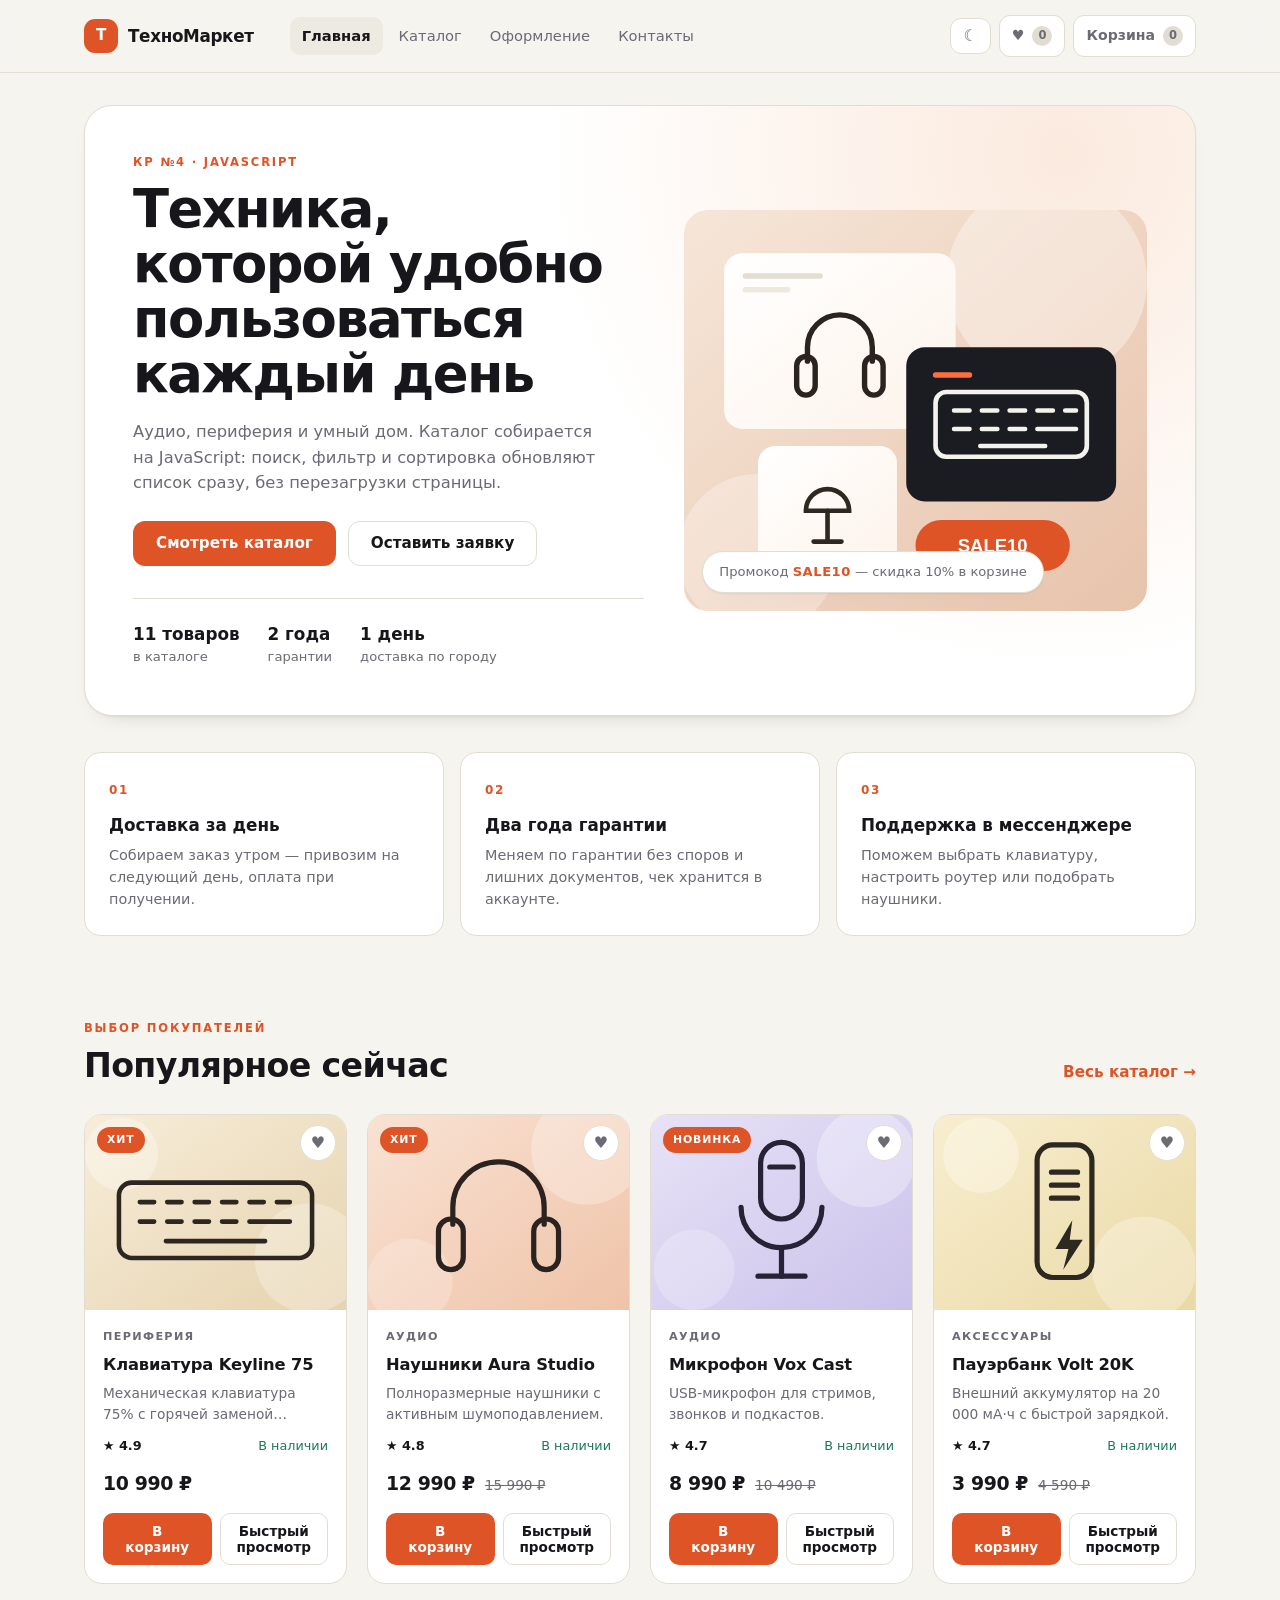
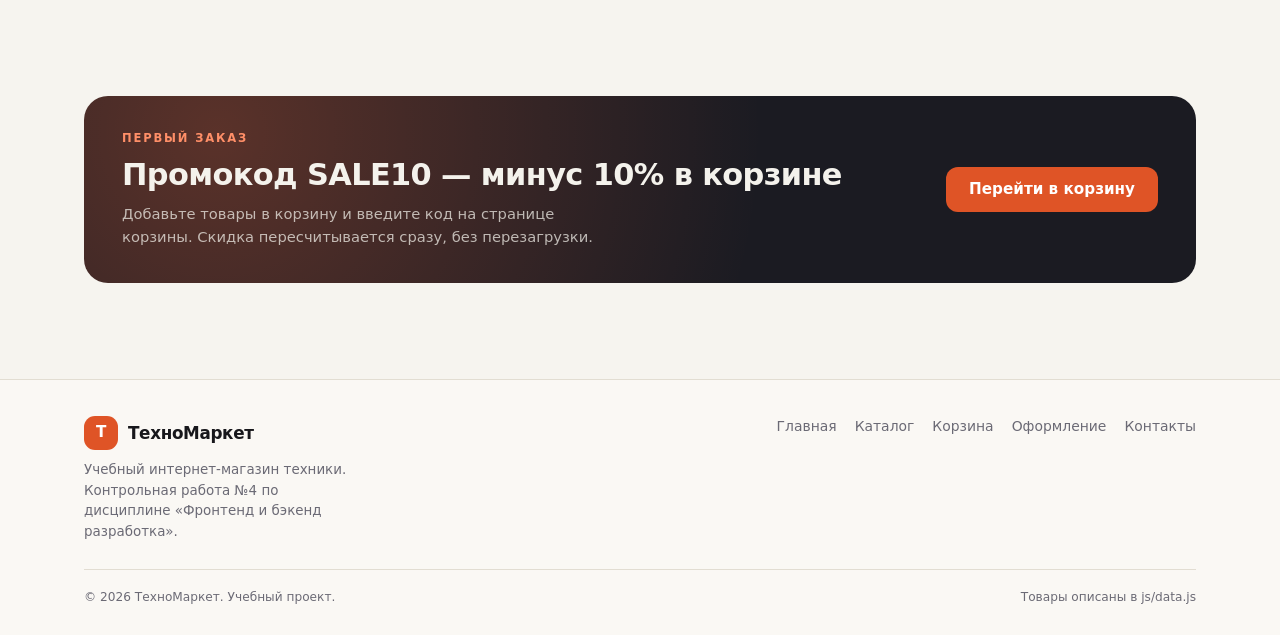
<file: index.html>
<!DOCTYPE html>
<html lang="ru" data-theme="light">
<head>
  <meta charset="UTF-8">
  <meta name="viewport" content="width=device-width, initial-scale=1">
  <meta name="description" content="ТехноМаркет — учебный интернет-магазин техники. Каталог на JavaScript: поиск, фильтры, сортировка и корзина.">
  <title>ТехноМаркет — техника для работы и дома</title>
  <link rel="icon" href="images/favicon.svg" type="image/svg+xml">
  <link rel="stylesheet" href="css/style.css">
  <link rel="stylesheet" href="css/responsive.css">
  <script>
    /* Быстрое применение сохранённой темы, чтобы не было вспышки светлой темы. */
    try {
      const savedTheme = localStorage.getItem('kr4-shop:theme');
      if (savedTheme) document.documentElement.dataset.theme = JSON.parse(savedTheme);
    } catch (error) {
      document.documentElement.dataset.theme = 'light';
    }
  </script>
</head>
<body>
  <a class="visually-hidden" href="#main">Перейти к содержимому</a>

  <header class="site-header">
    <div class="container site-header__inner">
      <a class="logo" href="index.html" aria-label="ТехноМаркет — на главную">
        <span class="logo__mark" aria-hidden="true">Т</span>
        <span class="logo__text">ТехноМаркет</span>
      </a>

      <button class="nav-toggle" id="nav-toggle" type="button" aria-expanded="false" aria-controls="site-nav" aria-label="Открыть меню">
        <span></span>
        <span></span>
        <span></span>
      </button>

      <nav class="site-nav" id="site-nav" aria-label="Основная навигация">
        <a href="index.html">Главная</a>
        <a href="catalog.html">Каталог</a>
        <a href="order.html">Оформление</a>
        <a href="contacts.html">Контакты</a>
      </nav>

      <div class="header-actions">
        <button class="icon-button" id="theme-toggle" type="button" aria-pressed="false" aria-label="Включить тёмную тему">
          <span class="icon-button__icon" aria-hidden="true">☾</span>
        </button>
        <a class="icon-button" href="catalog.html?favorites=1" aria-label="Избранное">
          <span aria-hidden="true">♥</span>
          <span class="badge js-favorites-count">0</span>
        </a>
        <a class="icon-button" href="cart.html">
          <span class="icon-button__label">Корзина</span>
          <span class="badge js-cart-count">0</span>
        </a>
      </div>
    </div>
  </header>

  <main id="main">
    <section class="hero">
      <div class="container">
        <div class="hero__inner">
          <div class="hero__content">
            <p class="eyebrow">КР №4 · JavaScript</p>
            <h1 class="hero__title">Техника, которой удобно пользоваться каждый день</h1>
            <p class="hero__text">
              Аудио, периферия и умный дом. Каталог собирается на JavaScript: поиск, фильтр
              и сортировка обновляют список сразу, без перезагрузки страницы.
            </p>
            <div class="hero__actions">
              <a class="button button--primary" href="catalog.html">Смотреть каталог</a>
              <a class="button button--ghost" href="order.html">Оставить заявку</a>
            </div>
            <dl class="hero__stats">
              <div>
                <dt>11 товаров</dt>
                <dd>в каталоге</dd>
              </div>
              <div>
                <dt>2 года</dt>
                <dd>гарантии</dd>
              </div>
              <div>
                <dt>1 день</dt>
                <dd>доставка по городу</dd>
              </div>
            </dl>
          </div>

          <div class="hero__visual">
            <img class="hero__image" src="images/hero.svg" alt="Иллюстрация: наушники, клавиатура и умная лампа" width="600" height="520">
            <p class="hero__chip">Промокод <strong>SALE10</strong> — скидка 10% в корзине</p>
          </div>
        </div>
      </div>
    </section>

    <section class="section section--tight">
      <div class="container features">
        <article class="feature">
          <span class="feature__index">01</span>
          <h2 class="feature__title">Доставка за день</h2>
          <p class="feature__text">Собираем заказ утром — привозим на следующий день, оплата при получении.</p>
        </article>
        <article class="feature">
          <span class="feature__index">02</span>
          <h2 class="feature__title">Два года гарантии</h2>
          <p class="feature__text">Меняем по гарантии без споров и лишних документов, чек хранится в аккаунте.</p>
        </article>
        <article class="feature">
          <span class="feature__index">03</span>
          <h2 class="feature__title">Поддержка в мессенджере</h2>
          <p class="feature__text">Поможем выбрать клавиатуру, настроить роутер или подобрать наушники.</p>
        </article>
      </div>
    </section>

    <section class="section">
      <div class="container">
        <div class="section__head">
          <div>
            <p class="eyebrow">Выбор покупателей</p>
            <h2 class="section__title">Популярное сейчас</h2>
          </div>
          <a class="section__link" href="catalog.html">Весь каталог →</a>
        </div>
        <div class="product-grid" id="featured-grid"></div>
      </div>
    </section>

    <section class="section">
      <div class="container">
        <div class="promo-banner">
          <div>
            <p class="promo-banner__eyebrow">Первый заказ</p>
            <h2 class="promo-banner__title">Промокод SALE10 — минус 10% в корзине</h2>
            <p class="promo-banner__text">
              Добавьте товары в корзину и введите код на странице корзины. Скидка пересчитывается
              сразу, без перезагрузки.
            </p>
          </div>
          <a class="button button--primary" href="cart.html">Перейти в корзину</a>
        </div>
      </div>
    </section>
  </main>

  <footer class="site-footer">
    <div class="container">
      <div class="footer__inner">
        <div class="footer__brand">
          <a class="logo" href="index.html">
            <span class="logo__mark" aria-hidden="true">Т</span>
            <span class="logo__text">ТехноМаркет</span>
          </a>
          <p>Учебный интернет-магазин техники. Контрольная работа №4 по дисциплине «Фронтенд и бэкенд разработка».</p>
        </div>
        <nav class="footer__nav" aria-label="Навигация в подвале">
          <a href="index.html">Главная</a>
          <a href="catalog.html">Каталог</a>
          <a href="cart.html">Корзина</a>
          <a href="order.html">Оформление</a>
          <a href="contacts.html">Контакты</a>
        </nav>
      </div>
      <div class="footer__bottom">
        <span>© <span id="current-year">2026</span> ТехноМаркет. Учебный проект.</span>
        <span>Товары описаны в js/data.js</span>
      </div>
    </div>
  </footer>

  <div class="toasts" aria-live="polite" aria-atomic="false"></div>

  <script src="js/data.js"></script>
  <script src="js/main.js"></script>
  <script src="js/cart.js"></script>
  <script src="js/catalog.js"></script>
  <script src="js/modal.js"></script>
  <script src="js/validation.js"></script>
</body>
</html>
</file>
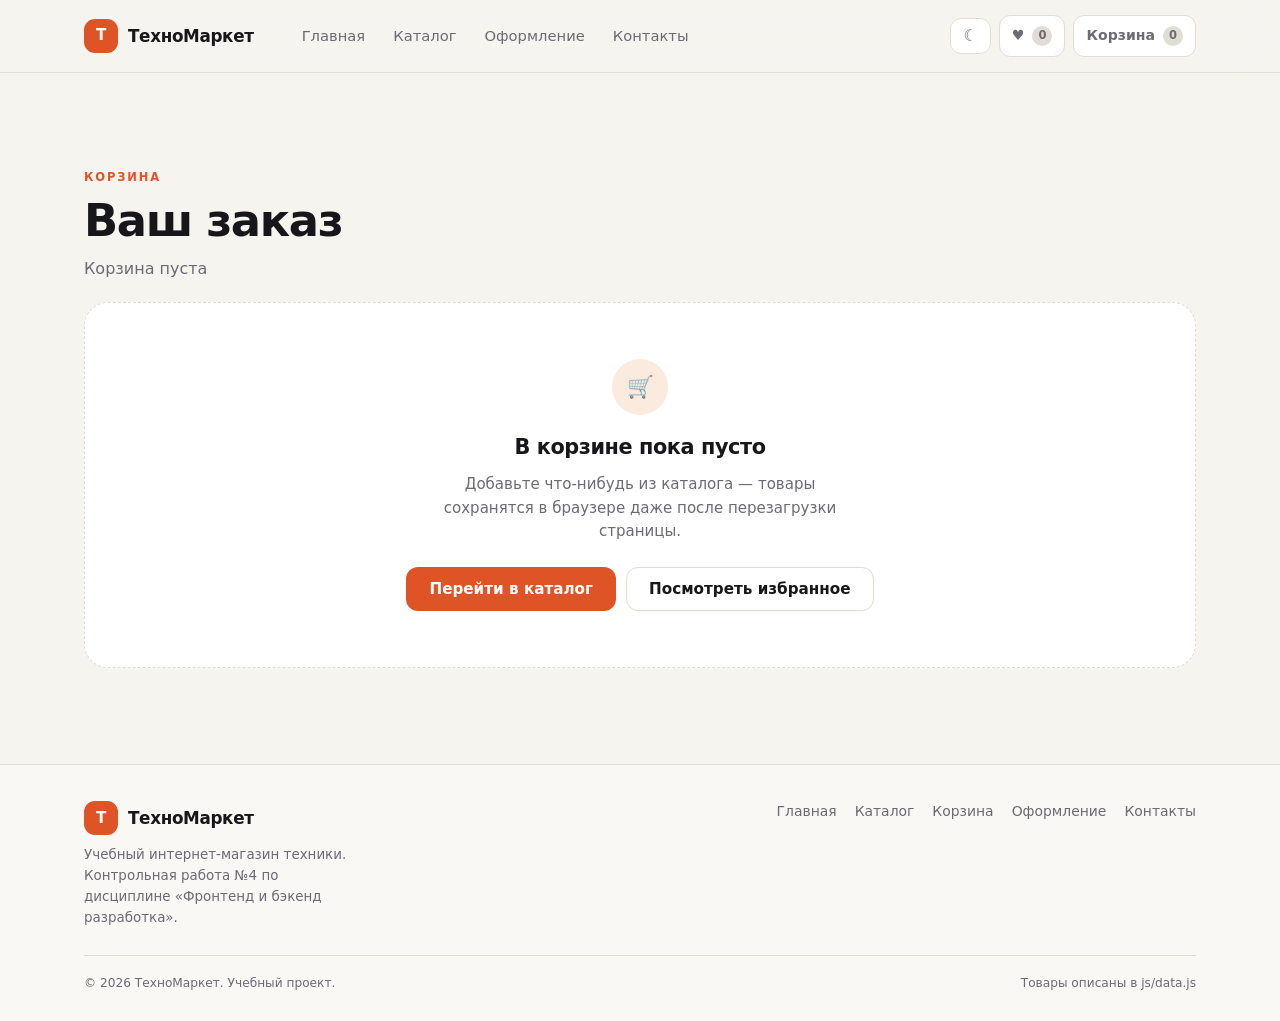
<file: cart.html>
<!DOCTYPE html>
<html lang="ru" data-theme="light">
<head>
  <meta charset="UTF-8">
  <meta name="viewport" content="width=device-width, initial-scale=1">
  <meta name="description" content="Корзина ТехноМаркет: изменение количества товаров, удаление позиций, промокод и расчёт итоговой суммы.">
  <title>Корзина — ТехноМаркет</title>
  <link rel="icon" href="images/favicon.svg" type="image/svg+xml">
  <link rel="stylesheet" href="css/style.css">
  <link rel="stylesheet" href="css/responsive.css">
  <script>
    /* Быстрое применение сохранённой темы, чтобы не было вспышки светлой темы. */
    try {
      const savedTheme = localStorage.getItem('kr4-shop:theme');
      if (savedTheme) document.documentElement.dataset.theme = JSON.parse(savedTheme);
    } catch (error) {
      document.documentElement.dataset.theme = 'light';
    }
  </script>
</head>
<body>
  <a class="visually-hidden" href="#main">Перейти к содержимому</a>

  <header class="site-header">
    <div class="container site-header__inner">
      <a class="logo" href="index.html" aria-label="ТехноМаркет — на главную">
        <span class="logo__mark" aria-hidden="true">Т</span>
        <span class="logo__text">ТехноМаркет</span>
      </a>

      <button class="nav-toggle" id="nav-toggle" type="button" aria-expanded="false" aria-controls="site-nav" aria-label="Открыть меню">
        <span></span>
        <span></span>
        <span></span>
      </button>

      <nav class="site-nav" id="site-nav" aria-label="Основная навигация">
        <a href="index.html">Главная</a>
        <a href="catalog.html">Каталог</a>
        <a href="order.html">Оформление</a>
        <a href="contacts.html">Контакты</a>
      </nav>

      <div class="header-actions">
        <button class="icon-button" id="theme-toggle" type="button" aria-pressed="false" aria-label="Включить тёмную тему">
          <span class="icon-button__icon" aria-hidden="true">☾</span>
        </button>
        <a class="icon-button" href="catalog.html?favorites=1" aria-label="Избранное">
          <span aria-hidden="true">♥</span>
          <span class="badge js-favorites-count">0</span>
        </a>
        <a class="icon-button" href="cart.html">
          <span class="icon-button__label">Корзина</span>
          <span class="badge js-cart-count">0</span>
        </a>
      </div>
    </div>
  </header>

  <main id="main">
    <section class="section">
      <div class="container">
        <div class="page-header">
          <p class="eyebrow">Корзина</p>
          <h1 class="page-title">Ваш заказ</h1>
          <p class="page-subtitle" id="cart-count">Корзина пуста</p>
        </div>

        <div id="cart-content">
          <div class="cart-layout">
            <div class="cart-main">
              <ul class="cart-list" id="cart-items"></ul>
              <div class="cart-actions">
                <a class="button button--ghost" href="catalog.html">← Продолжить покупки</a>
                <button class="button button--danger" id="clear-cart" type="button">Очистить корзину</button>
              </div>
            </div>

            <aside class="cart-aside">
              <div class="summary">
                <h2 class="summary__title">Итог</h2>

                <div class="summary__lines">
                  <div class="summary__line">
                    <span>Товары</span>
                    <span id="cart-subtotal">0 ₽</span>
                  </div>
                  <div class="summary__line is-hidden" id="cart-discount-row">
                    <span>Скидка по промокоду</span>
                    <span id="cart-discount">0 ₽</span>
                  </div>
                  <div class="summary__line summary__line--total">
                    <span>Итого</span>
                    <span id="cart-total">0 ₽</span>
                  </div>
                </div>

                <form class="promo-form" id="promo-form">
                  <label class="promo-form__label" for="promo-input">Промокод</label>
                  <div class="promo-form__row">
                    <input class="field__control" id="promo-input" name="promo" type="text" placeholder="SALE10" autocomplete="off">
                    <button class="button button--secondary" type="submit">Применить</button>
                  </div>
                  <p class="promo-form__hint">Доступны SALE10 (−10%) и TECH15 (−15%). Пустое поле сбрасывает промокод.</p>
                  <p class="promo-form__message" id="promo-message" role="status"></p>
                </form>

                <a class="button button--primary summary__checkout" href="order.html">Перейти к оформлению</a>
                <p class="cart-note">Оплата при получении. Корзина сохраняется в localStorage.</p>
              </div>
            </aside>
          </div>
        </div>

        <div class="empty-state is-hidden" id="cart-empty">
          <span class="empty-state__icon" aria-hidden="true">🛒</span>
          <h2 class="empty-state__title">В корзине пока пусто</h2>
          <p class="empty-state__text">
            Добавьте что-нибудь из каталога — товары сохранятся в браузере даже после
            перезагрузки страницы.
          </p>
          <div class="empty-state__actions">
            <a class="button button--primary" href="catalog.html">Перейти в каталог</a>
            <a class="button button--ghost" href="catalog.html?favorites=1">Посмотреть избранное</a>
          </div>
        </div>
      </div>
    </section>
  </main>

  <footer class="site-footer">
    <div class="container">
      <div class="footer__inner">
        <div class="footer__brand">
          <a class="logo" href="index.html">
            <span class="logo__mark" aria-hidden="true">Т</span>
            <span class="logo__text">ТехноМаркет</span>
          </a>
          <p>Учебный интернет-магазин техники. Контрольная работа №4 по дисциплине «Фронтенд и бэкенд разработка».</p>
        </div>
        <nav class="footer__nav" aria-label="Навигация в подвале">
          <a href="index.html">Главная</a>
          <a href="catalog.html">Каталог</a>
          <a href="cart.html">Корзина</a>
          <a href="order.html">Оформление</a>
          <a href="contacts.html">Контакты</a>
        </nav>
      </div>
      <div class="footer__bottom">
        <span>© <span id="current-year">2026</span> ТехноМаркет. Учебный проект.</span>
        <span>Товары описаны в js/data.js</span>
      </div>
    </div>
  </footer>

  <div class="toasts" aria-live="polite" aria-atomic="false"></div>

  <script src="js/data.js"></script>
  <script src="js/main.js"></script>
  <script src="js/cart.js"></script>
  <script src="js/catalog.js"></script>
  <script src="js/modal.js"></script>
  <script src="js/validation.js"></script>
</body>
</html>
</file>
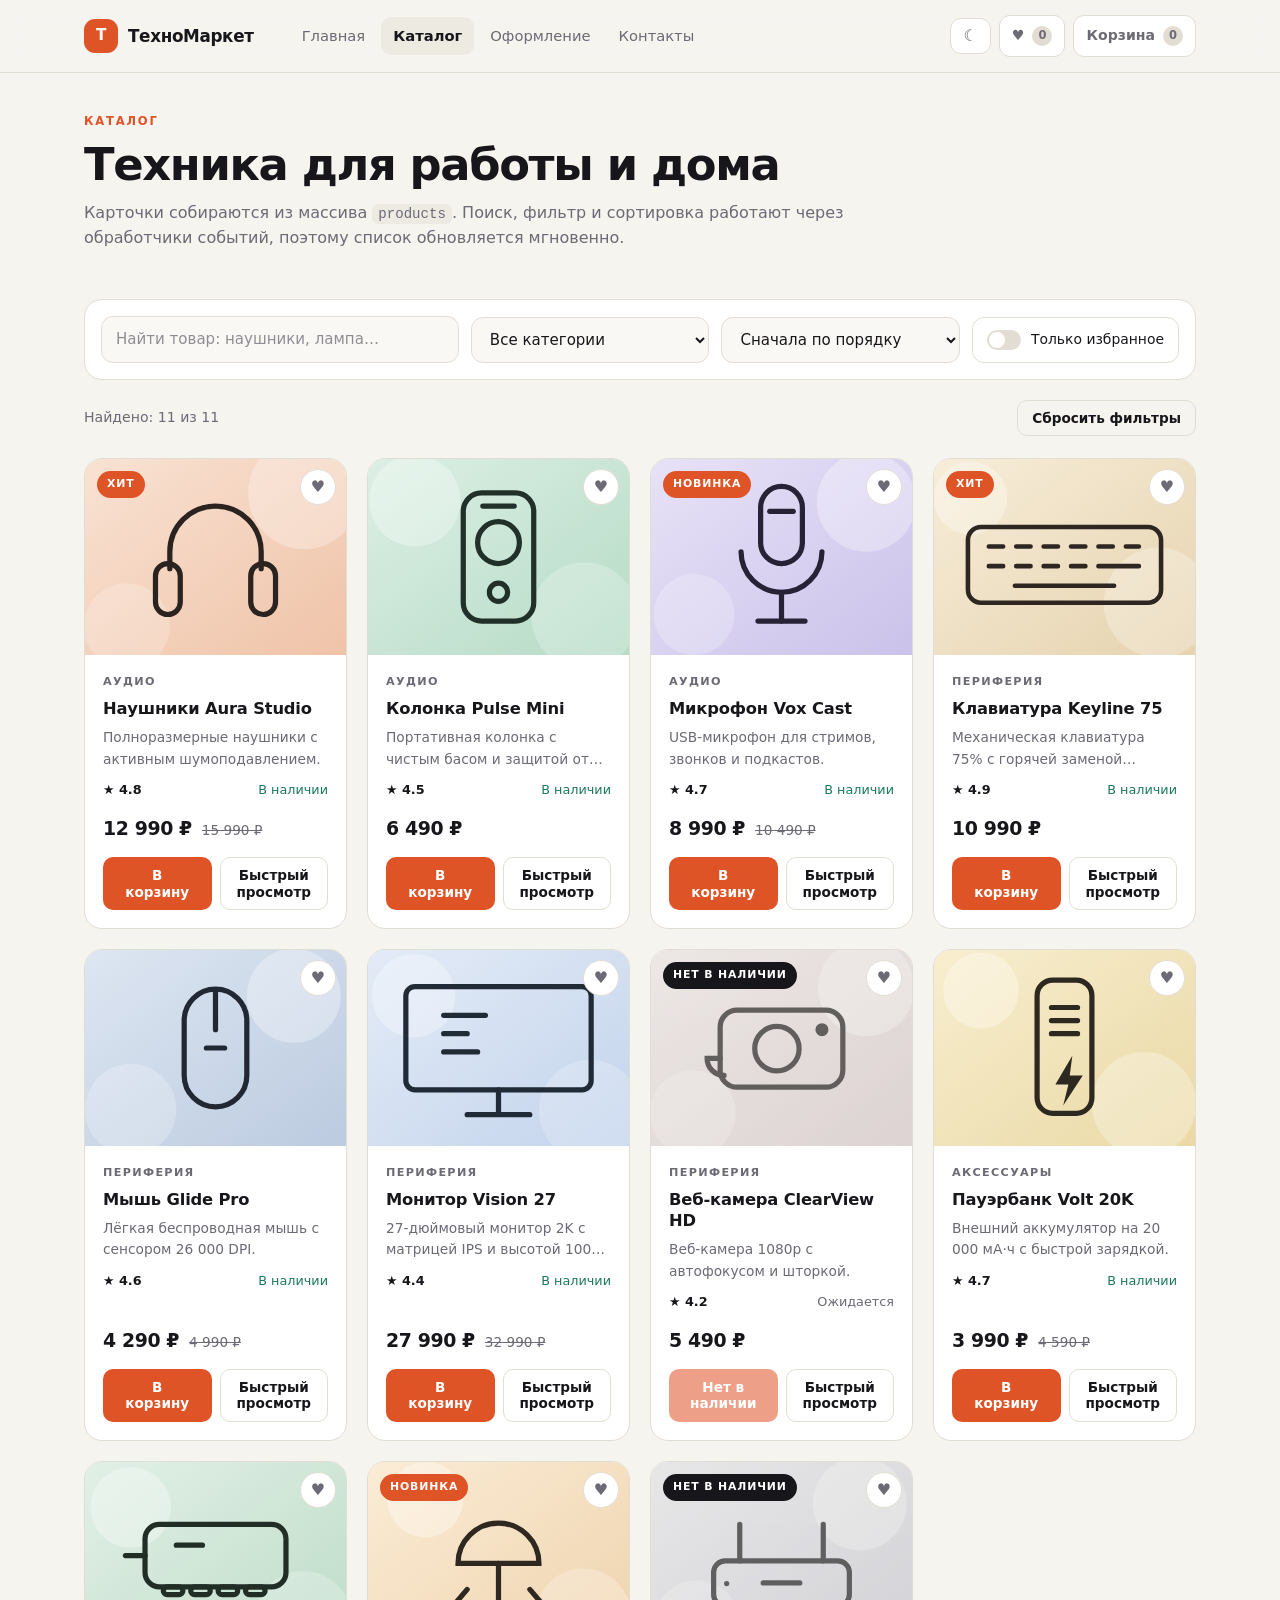
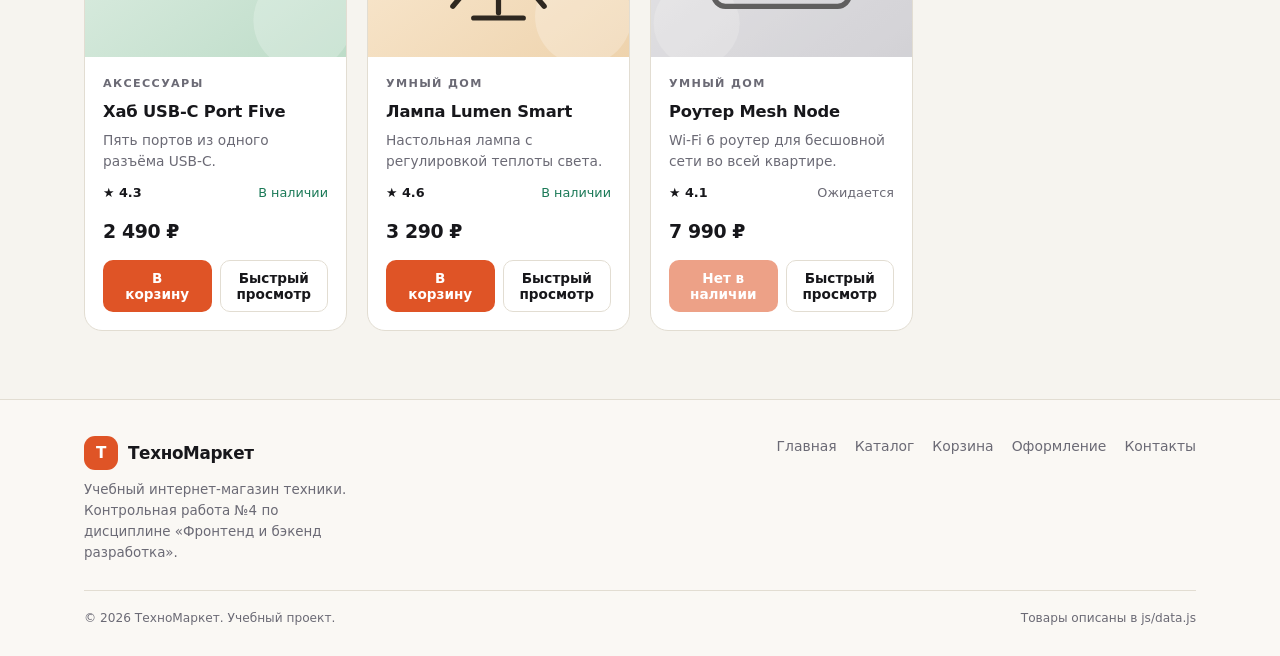
<file: catalog.html>
<!DOCTYPE html>
<html lang="ru" data-theme="light">
<head>
  <meta charset="UTF-8">
  <meta name="viewport" content="width=device-width, initial-scale=1">
  <meta name="description" content="Каталог ТехноМаркет: генерация карточек на JavaScript, поиск по названию, фильтр по категории и сортировка по цене или названию.">
  <title>Каталог — ТехноМаркет</title>
  <link rel="icon" href="images/favicon.svg" type="image/svg+xml">
  <link rel="stylesheet" href="css/style.css">
  <link rel="stylesheet" href="css/responsive.css">
  <script>
    /* Быстрое применение сохранённой темы, чтобы не было вспышки светлой темы. */
    try {
      const savedTheme = localStorage.getItem('kr4-shop:theme');
      if (savedTheme) document.documentElement.dataset.theme = JSON.parse(savedTheme);
    } catch (error) {
      document.documentElement.dataset.theme = 'light';
    }
  </script>
</head>
<body>
  <a class="visually-hidden" href="#main">Перейти к содержимому</a>

  <header class="site-header">
    <div class="container site-header__inner">
      <a class="logo" href="index.html" aria-label="ТехноМаркет — на главную">
        <span class="logo__mark" aria-hidden="true">Т</span>
        <span class="logo__text">ТехноМаркет</span>
      </a>

      <button class="nav-toggle" id="nav-toggle" type="button" aria-expanded="false" aria-controls="site-nav" aria-label="Открыть меню">
        <span></span>
        <span></span>
        <span></span>
      </button>

      <nav class="site-nav" id="site-nav" aria-label="Основная навигация">
        <a href="index.html">Главная</a>
        <a href="catalog.html">Каталог</a>
        <a href="order.html">Оформление</a>
        <a href="contacts.html">Контакты</a>
      </nav>

      <div class="header-actions">
        <button class="icon-button" id="theme-toggle" type="button" aria-pressed="false" aria-label="Включить тёмную тему">
          <span class="icon-button__icon" aria-hidden="true">☾</span>
        </button>
        <a class="icon-button" href="catalog.html?favorites=1" aria-label="Избранное">
          <span aria-hidden="true">♥</span>
          <span class="badge js-favorites-count">0</span>
        </a>
        <a class="icon-button" href="cart.html">
          <span class="icon-button__label">Корзина</span>
          <span class="badge js-cart-count">0</span>
        </a>
      </div>
    </div>
  </header>

  <main id="main">
    <div class="container">
      <div class="page-header">
        <p class="eyebrow">Каталог</p>
        <h1 class="page-title">Техника для работы и дома</h1>
        <p class="page-subtitle">
          Карточки собираются из массива <code>products</code>. Поиск, фильтр и сортировка
          работают через обработчики событий, поэтому список обновляется мгновенно.
        </p>
      </div>
    </div>

    <section class="section section--tight">
      <div class="container">
        <div class="catalog-toolbar">
          <div class="catalog-toolbar__search field">
            <label class="visually-hidden" for="search-input">Поиск по названию товара</label>
            <input class="field__control" id="search-input" type="search" placeholder="Найти товар: наушники, лампа…" autocomplete="off">
          </div>

          <div class="field">
            <label class="visually-hidden" for="category-filter">Категория</label>
            <select class="field__control" id="category-filter"></select>
          </div>

          <div class="field">
            <label class="visually-hidden" for="sort-select">Сортировка</label>
            <select class="field__control" id="sort-select">
              <option value="default">Сначала по порядку</option>
              <option value="price-asc">Цена: по возрастанию</option>
              <option value="price-desc">Цена: по убыванию</option>
              <option value="title-asc">Название: А–Я</option>
              <option value="title-desc">Название: Я–А</option>
            </select>
          </div>

          <label class="toggle">
            <input class="toggle__input" type="checkbox" id="only-favorites">
            <span class="toggle__box" aria-hidden="true"></span>
            <span class="toggle__label">Только избранное</span>
          </label>
        </div>

        <div class="catalog-meta">
          <p class="catalog-count" id="catalog-count" role="status"></p>
          <button class="button button--ghost button--small js-reset-filters" type="button">Сбросить фильтры</button>
        </div>

        <div class="product-grid" id="catalog-grid"></div>

        <noscript>
          <p class="form-status form-status--error">
            Для работы каталога нужен JavaScript: карточки товаров создаются скриптом.
          </p>
        </noscript>

        <div class="empty-state is-hidden" id="catalog-empty">
          <span class="empty-state__icon" aria-hidden="true">🔍</span>
          <h2 class="empty-state__title">Ничего не нашлось</h2>
          <p class="empty-state__text">
            По запросу нет товаров. Попробуйте изменить название, выбрать другую категорию
            или сбросить фильтры — в каталоге 11 позиций.
          </p>
          <div class="empty-state__actions">
            <button class="button button--primary js-reset-filters" type="button">Сбросить фильтры</button>
            <a class="button button--ghost" href="index.html">На главную</a>
          </div>
        </div>
      </div>
    </section>
  </main>

  <footer class="site-footer">
    <div class="container">
      <div class="footer__inner">
        <div class="footer__brand">
          <a class="logo" href="index.html">
            <span class="logo__mark" aria-hidden="true">Т</span>
            <span class="logo__text">ТехноМаркет</span>
          </a>
          <p>Учебный интернет-магазин техники. Контрольная работа №4 по дисциплине «Фронтенд и бэкенд разработка».</p>
        </div>
        <nav class="footer__nav" aria-label="Навигация в подвале">
          <a href="index.html">Главная</a>
          <a href="catalog.html">Каталог</a>
          <a href="cart.html">Корзина</a>
          <a href="order.html">Оформление</a>
          <a href="contacts.html">Контакты</a>
        </nav>
      </div>
      <div class="footer__bottom">
        <span>© <span id="current-year">2026</span> ТехноМаркет. Учебный проект.</span>
        <span>Товары описаны в js/data.js</span>
      </div>
    </div>
  </footer>

  <div class="toasts" aria-live="polite" aria-atomic="false"></div>

  <script src="js/data.js"></script>
  <script src="js/main.js"></script>
  <script src="js/cart.js"></script>
  <script src="js/catalog.js"></script>
  <script src="js/modal.js"></script>
  <script src="js/validation.js"></script>
</body>
</html>
</file>
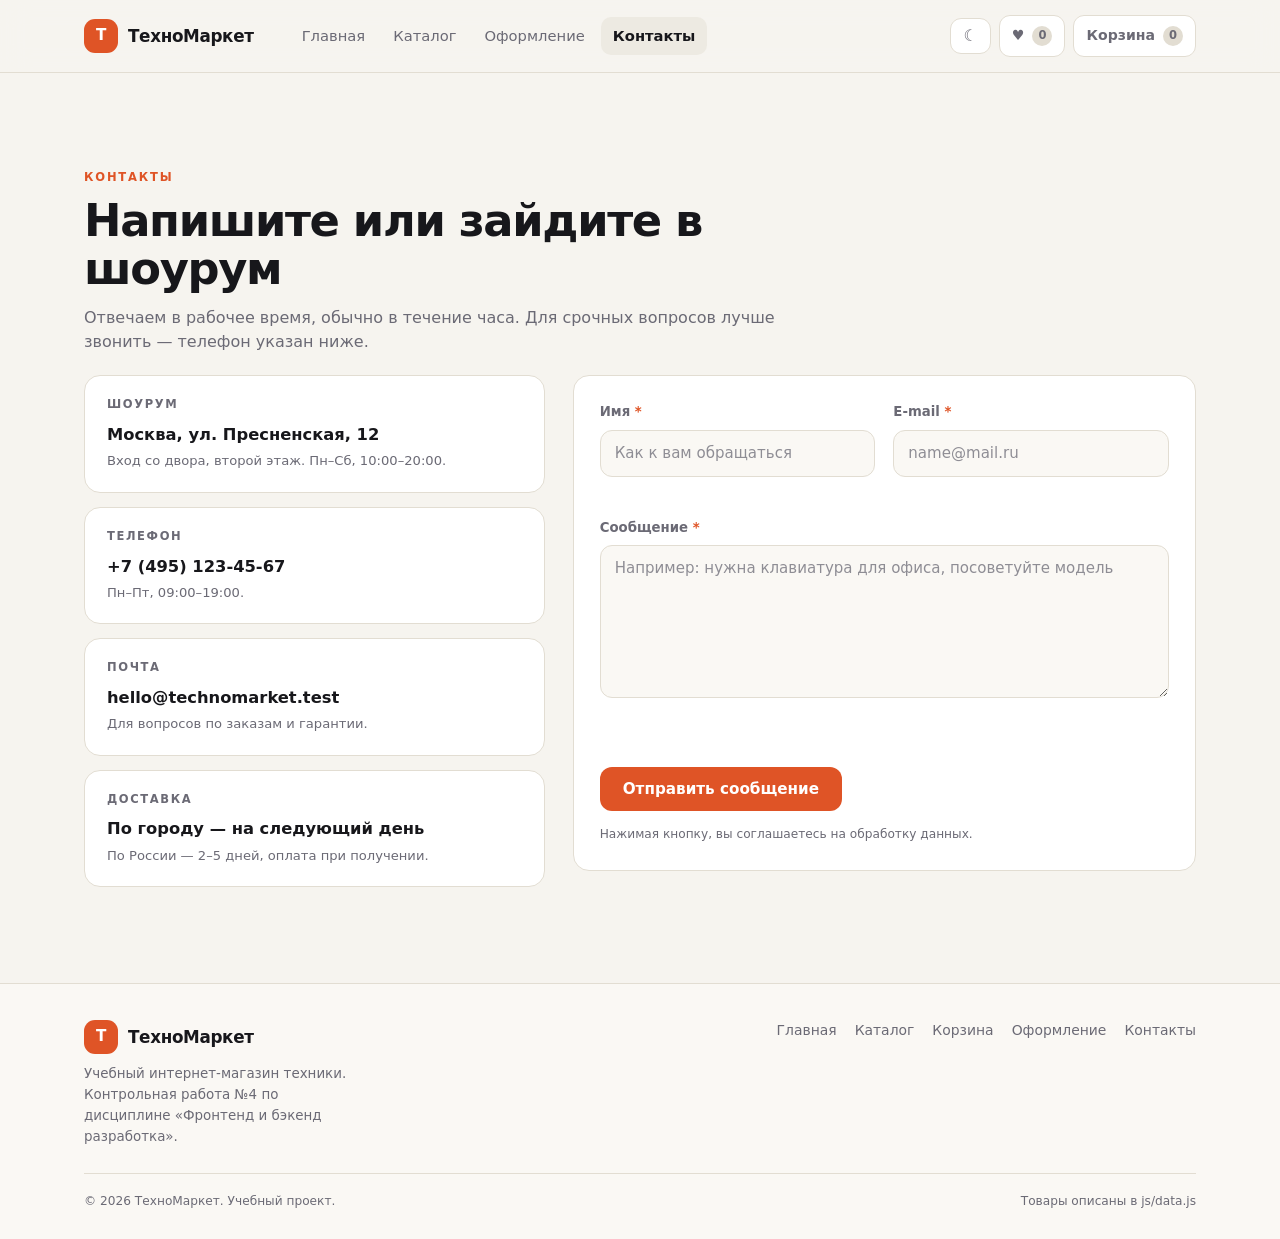
<file: contacts.html>
<!DOCTYPE html>
<html lang="ru" data-theme="light">
<head>
  <meta charset="UTF-8">
  <meta name="viewport" content="width=device-width, initial-scale=1">
  <meta name="description" content="Контакты ТехноМаркет: адрес шоурума, телефон, почта и форма обратной связи с проверкой полей.">
  <title>Контакты — ТехноМаркет</title>
  <link rel="icon" href="images/favicon.svg" type="image/svg+xml">
  <link rel="stylesheet" href="css/style.css">
  <link rel="stylesheet" href="css/responsive.css">
  <script>
    /* Быстрое применение сохранённой темы, чтобы не было вспышки светлой темы. */
    try {
      const savedTheme = localStorage.getItem('kr4-shop:theme');
      if (savedTheme) document.documentElement.dataset.theme = JSON.parse(savedTheme);
    } catch (error) {
      document.documentElement.dataset.theme = 'light';
    }
  </script>
</head>
<body>
  <a class="visually-hidden" href="#main">Перейти к содержимому</a>

  <header class="site-header">
    <div class="container site-header__inner">
      <a class="logo" href="index.html" aria-label="ТехноМаркет — на главную">
        <span class="logo__mark" aria-hidden="true">Т</span>
        <span class="logo__text">ТехноМаркет</span>
      </a>

      <button class="nav-toggle" id="nav-toggle" type="button" aria-expanded="false" aria-controls="site-nav" aria-label="Открыть меню">
        <span></span>
        <span></span>
        <span></span>
      </button>

      <nav class="site-nav" id="site-nav" aria-label="Основная навигация">
        <a href="index.html">Главная</a>
        <a href="catalog.html">Каталог</a>
        <a href="order.html">Оформление</a>
        <a href="contacts.html">Контакты</a>
      </nav>

      <div class="header-actions">
        <button class="icon-button" id="theme-toggle" type="button" aria-pressed="false" aria-label="Включить тёмную тему">
          <span class="icon-button__icon" aria-hidden="true">☾</span>
        </button>
        <a class="icon-button" href="catalog.html?favorites=1" aria-label="Избранное">
          <span aria-hidden="true">♥</span>
          <span class="badge js-favorites-count">0</span>
        </a>
        <a class="icon-button" href="cart.html">
          <span class="icon-button__label">Корзина</span>
          <span class="badge js-cart-count">0</span>
        </a>
      </div>
    </div>
  </header>

  <main id="main">
    <section class="section">
      <div class="container">
        <div class="page-header">
          <p class="eyebrow">Контакты</p>
          <h1 class="page-title">Напишите или зайдите в шоурум</h1>
          <p class="page-subtitle">
            Отвечаем в рабочее время, обычно в течение часа. Для срочных вопросов лучше
            звонить — телефон указан ниже.
          </p>
        </div>

        <div class="contacts-layout">
          <div class="contacts-info">
            <article class="contact-card">
              <h2 class="contact-card__title">Шоурум</h2>
              <p class="contact-card__value">Москва, ул. Пресненская, 12</p>
              <p class="contact-card__note">Вход со двора, второй этаж. Пн–Сб, 10:00–20:00.</p>
            </article>

            <article class="contact-card">
              <h2 class="contact-card__title">Телефон</h2>
              <p class="contact-card__value"><a href="tel:+74951234567">+7 (495) 123-45-67</a></p>
              <p class="contact-card__note">Пн–Пт, 09:00–19:00.</p>
            </article>

            <article class="contact-card">
              <h2 class="contact-card__title">Почта</h2>
              <p class="contact-card__value"><a href="mailto:hello@technomarket.test">hello@technomarket.test</a></p>
              <p class="contact-card__note">Для вопросов по заказам и гарантии.</p>
            </article>

            <article class="contact-card">
              <h2 class="contact-card__title">Доставка</h2>
              <p class="contact-card__value">По городу — на следующий день</p>
              <p class="contact-card__note">По России — 2–5 дней, оплата при получении.</p>
            </article>
          </div>

          <form class="form" id="contacts-form" novalidate>
            <div class="form-grid">
              <div class="field">
                <label class="field__label" for="contacts-name">Имя <span class="field__required">*</span></label>
                <input class="field__control" id="contacts-name" name="name" type="text" autocomplete="name" placeholder="Как к вам обращаться" aria-describedby="contacts-name-error">
                <p class="field__error" id="contacts-name-error" data-error-for="name"></p>
              </div>

              <div class="field">
                <label class="field__label" for="contacts-email">E-mail <span class="field__required">*</span></label>
                <input class="field__control" id="contacts-email" name="email" type="email" autocomplete="email" placeholder="name@mail.ru" aria-describedby="contacts-email-error">
                <p class="field__error" id="contacts-email-error" data-error-for="email"></p>
              </div>

              <div class="field field--wide">
                <label class="field__label" for="contacts-message">Сообщение <span class="field__required">*</span></label>
                <textarea class="field__control" id="contacts-message" name="message" rows="6" placeholder="Например: нужна клавиатура для офиса, посоветуйте модель" aria-describedby="contacts-message-error"></textarea>
                <p class="field__error" id="contacts-message-error" data-error-for="message"></p>
              </div>
            </div>

            <p class="form-status" data-form-status role="status" aria-live="polite"></p>

            <div class="form-actions">
              <button class="button button--primary" type="submit">Отправить сообщение</button>
              <span class="form-note">Нажимая кнопку, вы соглашаетесь на обработку данных.</span>
            </div>
          </form>
        </div>
      </div>
    </section>
  </main>

  <footer class="site-footer">
    <div class="container">
      <div class="footer__inner">
        <div class="footer__brand">
          <a class="logo" href="index.html">
            <span class="logo__mark" aria-hidden="true">Т</span>
            <span class="logo__text">ТехноМаркет</span>
          </a>
          <p>Учебный интернет-магазин техники. Контрольная работа №4 по дисциплине «Фронтенд и бэкенд разработка».</p>
        </div>
        <nav class="footer__nav" aria-label="Навигация в подвале">
          <a href="index.html">Главная</a>
          <a href="catalog.html">Каталог</a>
          <a href="cart.html">Корзина</a>
          <a href="order.html">Оформление</a>
          <a href="contacts.html">Контакты</a>
        </nav>
      </div>
      <div class="footer__bottom">
        <span>© <span id="current-year">2026</span> ТехноМаркет. Учебный проект.</span>
        <span>Товары описаны в js/data.js</span>
      </div>
    </div>
  </footer>

  <div class="toasts" aria-live="polite" aria-atomic="false"></div>

  <script src="js/data.js"></script>
  <script src="js/main.js"></script>
  <script src="js/cart.js"></script>
  <script src="js/catalog.js"></script>
  <script src="js/modal.js"></script>
  <script src="js/validation.js"></script>
</body>
</html>
</file>
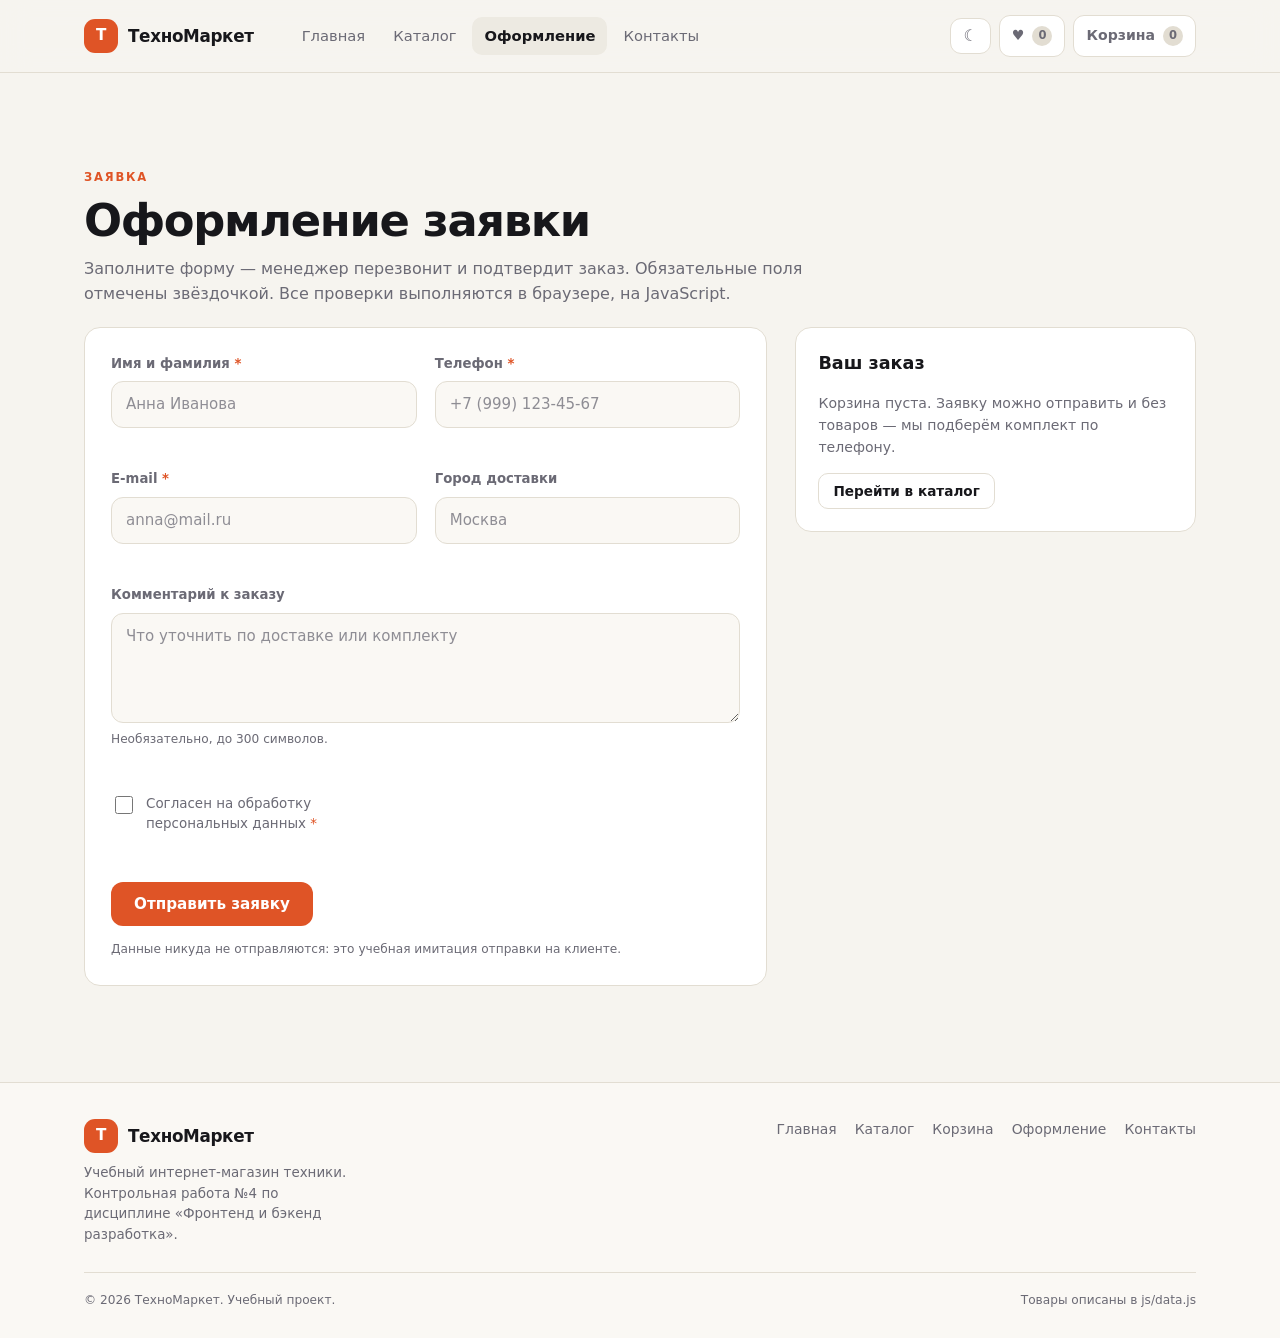
<file: order.html>
<!DOCTYPE html>
<html lang="ru" data-theme="light">
<head>
  <meta charset="UTF-8">
  <meta name="viewport" content="width=device-width, initial-scale=1">
  <meta name="description" content="Оформление заявки в ТехноМаркет: базовая валидация имени, e-mail и телефона с выводом ошибок на страницу.">
  <title>Оформление заявки — ТехноМаркет</title>
  <link rel="icon" href="images/favicon.svg" type="image/svg+xml">
  <link rel="stylesheet" href="css/style.css">
  <link rel="stylesheet" href="css/responsive.css">
  <script>
    /* Быстрое применение сохранённой темы, чтобы не было вспышки светлой темы. */
    try {
      const savedTheme = localStorage.getItem('kr4-shop:theme');
      if (savedTheme) document.documentElement.dataset.theme = JSON.parse(savedTheme);
    } catch (error) {
      document.documentElement.dataset.theme = 'light';
    }
  </script>
</head>
<body>
  <a class="visually-hidden" href="#main">Перейти к содержимому</a>

  <header class="site-header">
    <div class="container site-header__inner">
      <a class="logo" href="index.html" aria-label="ТехноМаркет — на главную">
        <span class="logo__mark" aria-hidden="true">Т</span>
        <span class="logo__text">ТехноМаркет</span>
      </a>

      <button class="nav-toggle" id="nav-toggle" type="button" aria-expanded="false" aria-controls="site-nav" aria-label="Открыть меню">
        <span></span>
        <span></span>
        <span></span>
      </button>

      <nav class="site-nav" id="site-nav" aria-label="Основная навигация">
        <a href="index.html">Главная</a>
        <a href="catalog.html">Каталог</a>
        <a href="order.html">Оформление</a>
        <a href="contacts.html">Контакты</a>
      </nav>

      <div class="header-actions">
        <button class="icon-button" id="theme-toggle" type="button" aria-pressed="false" aria-label="Включить тёмную тему">
          <span class="icon-button__icon" aria-hidden="true">☾</span>
        </button>
        <a class="icon-button" href="catalog.html?favorites=1" aria-label="Избранное">
          <span aria-hidden="true">♥</span>
          <span class="badge js-favorites-count">0</span>
        </a>
        <a class="icon-button" href="cart.html">
          <span class="icon-button__label">Корзина</span>
          <span class="badge js-cart-count">0</span>
        </a>
      </div>
    </div>
  </header>

  <main id="main">
    <section class="section">
      <div class="container">
        <div class="page-header">
          <p class="eyebrow">Заявка</p>
          <h1 class="page-title">Оформление заявки</h1>
          <p class="page-subtitle">
            Заполните форму — менеджер перезвонит и подтвердит заказ. Обязательные поля
            отмечены звёздочкой. Все проверки выполняются в браузере, на JavaScript.
          </p>
        </div>

        <div class="order-layout">
          <form class="form" id="order-form" novalidate>
            <div class="form-grid">
              <div class="field">
                <label class="field__label" for="order-name">
                  Имя и фамилия <span class="field__required">*</span>
                </label>
                <input class="field__control" id="order-name" name="name" type="text" autocomplete="name" placeholder="Анна Иванова" aria-describedby="order-name-error">
                <p class="field__error" id="order-name-error" data-error-for="name"></p>
              </div>

              <div class="field">
                <label class="field__label" for="order-phone">
                  Телефон <span class="field__required">*</span>
                </label>
                <input class="field__control" id="order-phone" name="phone" type="tel" autocomplete="tel" placeholder="+7 (999) 123-45-67" aria-describedby="order-phone-error">
                <p class="field__error" id="order-phone-error" data-error-for="phone"></p>
              </div>

              <div class="field">
                <label class="field__label" for="order-email">
                  E-mail <span class="field__required">*</span>
                </label>
                <input class="field__control" id="order-email" name="email" type="email" autocomplete="email" placeholder="anna@mail.ru" aria-describedby="order-email-error">
                <p class="field__error" id="order-email-error" data-error-for="email"></p>
              </div>

              <div class="field">
                <label class="field__label" for="order-city">Город доставки</label>
                <input class="field__control" id="order-city" name="city" type="text" autocomplete="address-level2" placeholder="Москва" aria-describedby="order-city-error">
                <p class="field__error" id="order-city-error" data-error-for="city"></p>
              </div>

              <div class="field field--wide">
                <label class="field__label" for="order-comment">Комментарий к заказу</label>
                <textarea class="field__control" id="order-comment" name="comment" rows="4" placeholder="Что уточнить по доставке или комплекту" aria-describedby="order-comment-error order-comment-hint"></textarea>
                <p class="field__hint" id="order-comment-hint">Необязательно, до 300 символов.</p>
                <p class="field__error" id="order-comment-error" data-error-for="comment"></p>
              </div>

              <div class="field field--checkbox field--wide">
                <input class="field__control" id="order-agreement" name="agreement" type="checkbox" aria-describedby="order-agreement-error">
                <label class="field__label" for="order-agreement">
                  Согласен на обработку персональных данных
                  <span class="field__required">*</span>
                </label>
                <p class="field__error" id="order-agreement-error" data-error-for="agreement"></p>
              </div>
            </div>

            <p class="form-status" data-form-status role="status" aria-live="polite"></p>

            <div class="form-actions">
              <button class="button button--primary" type="submit">Отправить заявку</button>
              <span class="form-note">
                Данные никуда не отправляются: это учебная имитация отправки на клиенте.
              </span>
            </div>
          </form>

          <aside class="order-aside">
            <div class="summary" id="order-summary"></div>
          </aside>
        </div>

        <div class="order-success is-hidden" id="order-success" role="status" tabindex="-1">
          <h2 class="order-success__title">Заявка подготовлена</h2>
          <p>Номер заявки: <strong id="order-number">—</strong></p>
          <p>
            В реальном магазине здесь был бы запрос к серверу. Сейчас форма очищена, корзина
            обнулена, а заявка никуда не отправлена.
          </p>
          <p><a class="button button--ghost button--small" href="catalog.html">Вернуться в каталог</a></p>
        </div>
      </div>
    </section>
  </main>

  <footer class="site-footer">
    <div class="container">
      <div class="footer__inner">
        <div class="footer__brand">
          <a class="logo" href="index.html">
            <span class="logo__mark" aria-hidden="true">Т</span>
            <span class="logo__text">ТехноМаркет</span>
          </a>
          <p>Учебный интернет-магазин техники. Контрольная работа №4 по дисциплине «Фронтенд и бэкенд разработка».</p>
        </div>
        <nav class="footer__nav" aria-label="Навигация в подвале">
          <a href="index.html">Главная</a>
          <a href="catalog.html">Каталог</a>
          <a href="cart.html">Корзина</a>
          <a href="order.html">Оформление</a>
          <a href="contacts.html">Контакты</a>
        </nav>
      </div>
      <div class="footer__bottom">
        <span>© <span id="current-year">2026</span> ТехноМаркет. Учебный проект.</span>
        <span>Товары описаны в js/data.js</span>
      </div>
    </div>
  </footer>

  <div class="toasts" aria-live="polite" aria-atomic="false"></div>

  <script src="js/data.js"></script>
  <script src="js/main.js"></script>
  <script src="js/cart.js"></script>
  <script src="js/catalog.js"></script>
  <script src="js/modal.js"></script>
  <script src="js/validation.js"></script>
</body>
</html>
</file>
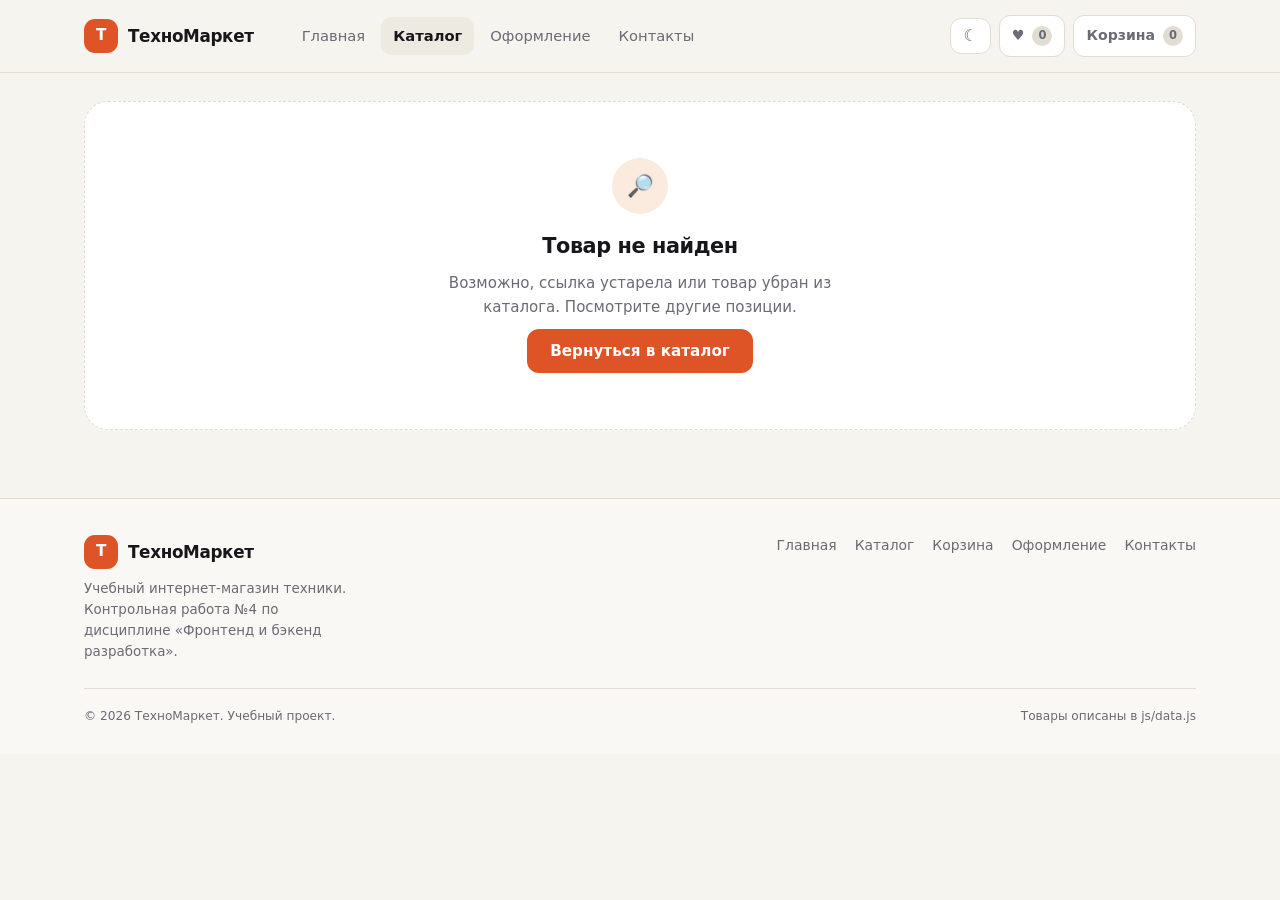
<file: product.html>
<!DOCTYPE html>
<html lang="ru" data-theme="light">
<head>
  <meta charset="UTF-8">
  <meta name="viewport" content="width=device-width, initial-scale=1">
  <meta name="description" content="Страница товара интернет-магазина ТехноМаркет: описание, цена, наличие и добавление в корзину.">
  <title>Товар — ТехноМаркет</title>
  <link rel="icon" href="images/favicon.svg" type="image/svg+xml">
  <link rel="stylesheet" href="css/style.css">
  <link rel="stylesheet" href="css/responsive.css">
  <script>
    /* Быстрое применение сохранённой темы, чтобы не было вспышки светлой темы. */
    try {
      const savedTheme = localStorage.getItem('kr4-shop:theme');
      if (savedTheme) document.documentElement.dataset.theme = JSON.parse(savedTheme);
    } catch (error) {
      document.documentElement.dataset.theme = 'light';
    }
  </script>
</head>
<body>
  <a class="visually-hidden" href="#main">Перейти к содержимому</a>

  <header class="site-header">
    <div class="container site-header__inner">
      <a class="logo" href="index.html" aria-label="ТехноМаркет — на главную">
        <span class="logo__mark" aria-hidden="true">Т</span>
        <span class="logo__text">ТехноМаркет</span>
      </a>

      <button class="nav-toggle" id="nav-toggle" type="button" aria-expanded="false" aria-controls="site-nav" aria-label="Открыть меню">
        <span></span>
        <span></span>
        <span></span>
      </button>

      <nav class="site-nav" id="site-nav" aria-label="Основная навигация">
        <a href="index.html">Главная</a>
        <a href="catalog.html">Каталог</a>
        <a href="order.html">Оформление</a>
        <a href="contacts.html">Контакты</a>
      </nav>

      <div class="header-actions">
        <button class="icon-button" id="theme-toggle" type="button" aria-pressed="false" aria-label="Включить тёмную тему">
          <span class="icon-button__icon" aria-hidden="true">☾</span>
        </button>
        <a class="icon-button" href="catalog.html?favorites=1" aria-label="Избранное">
          <span aria-hidden="true">♥</span>
          <span class="badge js-favorites-count">0</span>
        </a>
        <a class="icon-button" href="cart.html">
          <span class="icon-button__label">Корзина</span>
          <span class="badge js-cart-count">0</span>
        </a>
      </div>
    </div>
  </header>

  <main id="main">
    <section class="section section--tight">
      <div class="container">
        <div id="product-view"></div>
        <noscript>
          <p class="form-status form-status--error">
            Для просмотра товара нужен JavaScript: данные берутся из массива products.
          </p>
        </noscript>
      </div>
    </section>

    <section class="section">
      <div class="container">
        <div class="section__head">
          <div>
            <p class="eyebrow">Из той же категории</p>
            <h2 class="section__title">Похожие товары</h2>
          </div>
          <a class="section__link" href="catalog.html">Смотреть все →</a>
        </div>
        <div class="product-grid" id="related-grid"></div>
      </div>
    </section>
  </main>

  <footer class="site-footer">
    <div class="container">
      <div class="footer__inner">
        <div class="footer__brand">
          <a class="logo" href="index.html">
            <span class="logo__mark" aria-hidden="true">Т</span>
            <span class="logo__text">ТехноМаркет</span>
          </a>
          <p>Учебный интернет-магазин техники. Контрольная работа №4 по дисциплине «Фронтенд и бэкенд разработка».</p>
        </div>
        <nav class="footer__nav" aria-label="Навигация в подвале">
          <a href="index.html">Главная</a>
          <a href="catalog.html">Каталог</a>
          <a href="cart.html">Корзина</a>
          <a href="order.html">Оформление</a>
          <a href="contacts.html">Контакты</a>
        </nav>
      </div>
      <div class="footer__bottom">
        <span>© <span id="current-year">2026</span> ТехноМаркет. Учебный проект.</span>
        <span>Товары описаны в js/data.js</span>
      </div>
    </div>
  </footer>

  <div class="toasts" aria-live="polite" aria-atomic="false"></div>

  <script src="js/data.js"></script>
  <script src="js/main.js"></script>
  <script src="js/cart.js"></script>
  <script src="js/catalog.js"></script>
  <script src="js/modal.js"></script>
  <script src="js/validation.js"></script>
</body>
</html>
</file>
<file: css/style.css>
/* css/style.css — базовая тема, типографика и компоненты интернет-магазина. */

/* ---------- Токены ---------- */

:root {
  --bg: #f6f4ef;
  --bg-soft: #edeae2;
  --surface: #ffffff;
  --surface-2: #faf8f4;
  --header-bg: rgba(246, 244, 239, 0.88);
  --text: #17171b;
  --text-muted: #6b6a75;
  --border: #e2ddd2;
  --accent: #df5426;
  --accent-strong: #bf421a;
  --accent-soft: #fbeade;
  --success: #1c7a58;
  --success-soft: #e5f4ed;
  --danger: #bd3527;
  --danger-soft: #fbe7e3;
  --radius-sm: 10px;
  --radius: 16px;
  --radius-lg: 24px;
  --shadow-sm: 0 1px 2px rgba(23, 23, 27, 0.05), 0 10px 24px -20px rgba(23, 23, 27, 0.4);
  --shadow: 0 24px 48px -32px rgba(23, 23, 27, 0.45);
  --container: 1160px;
  --font: "Inter", "Segoe UI", system-ui, -apple-system, "Helvetica Neue", Arial, sans-serif;
}

[data-theme="dark"] {
  --bg: #111114;
  --bg-soft: #17171c;
  --surface: #1a1a20;
  --surface-2: #202027;
  --header-bg: rgba(17, 17, 20, 0.88);
  --text: #f2f0ea;
  --text-muted: #a3a2ad;
  --border: #2c2c35;
  --accent: #ff6d3d;
  --accent-strong: #ff8557;
  --accent-soft: #2b1a13;
  --success: #55c59b;
  --success-soft: #16281f;
  --danger: #ff7f6e;
  --danger-soft: #2c1917;
  --shadow-sm: 0 1px 2px rgba(0, 0, 0, 0.4);
  --shadow: 0 24px 48px -32px rgba(0, 0, 0, 0.8);
}

/* ---------- Сброс и база ---------- */

*,
*::before,
*::after {
  box-sizing: border-box;
}

html {
  scroll-behavior: smooth;
}

body {
  margin: 0;
  font-family: var(--font);
  font-size: 16px;
  line-height: 1.55;
  color: var(--text);
  background-color: var(--bg);
  -webkit-font-smoothing: antialiased;
}

body.no-scroll {
  overflow: hidden;
}

img {
  max-width: 100%;
  display: block;
}

h1,
h2,
h3,
p,
ul,
ol,
dl,
dd,
figure {
  margin: 0;
}

ul,
ol {
  padding: 0;
  list-style: none;
}

a {
  color: inherit;
}

button {
  font: inherit;
  color: inherit;
}

:focus-visible {
  outline: 2px solid var(--accent);
  outline-offset: 2px;
}

.visually-hidden {
  position: absolute;
  width: 1px;
  height: 1px;
  margin: -1px;
  padding: 0;
  overflow: hidden;
  clip: rect(0 0 0 0);
  white-space: nowrap;
  border: 0;
}

.is-hidden {
  display: none !important;
}

.container {
  width: 100%;
  max-width: var(--container);
  margin: 0 auto;
  padding: 0 24px;
}

.section {
  padding: 56px 0;
}

.section--tight {
  padding: 28px 0;
}

.section__head {
  display: flex;
  flex-wrap: wrap;
  align-items: flex-end;
  justify-content: space-between;
  gap: 16px;
  margin-bottom: 28px;
}

.section__title {
  font-size: clamp(1.5rem, 2.6vw, 2.1rem);
  letter-spacing: -0.02em;
  line-height: 1.15;
}

.section__text {
  color: var(--text-muted);
  max-width: 54ch;
  margin-top: 8px;
}

.section__link {
  font-weight: 600;
  font-size: 0.95rem;
  color: var(--accent);
  text-decoration: none;
  border-bottom: 1px solid transparent;
  transition: border-color 0.2s ease;
}

.section__link:hover {
  border-color: currentColor;
}

.eyebrow {
  font-size: 0.72rem;
  font-weight: 700;
  letter-spacing: 0.16em;
  text-transform: uppercase;
  color: var(--accent);
  margin-bottom: 10px;
}

/* ---------- Кнопки ---------- */

.button,
.icon-button,
.nav-toggle,
.cart-item__counter-button,
.cart-item__remove {
  cursor: pointer;
}

.button {
  display: inline-flex;
  align-items: center;
  justify-content: center;
  gap: 8px;
  padding: 12px 22px;
  border: 1px solid transparent;
  border-radius: 12px;
  font-size: 0.95rem;
  font-weight: 600;
  line-height: 1.2;
  text-decoration: none;
  transition: background-color 0.2s ease, color 0.2s ease, border-color 0.2s ease,
    transform 0.15s ease;
}

.button:active {
  transform: translateY(1px);
}

.button--primary {
  background-color: var(--accent);
  color: #fff;
}

.button--primary:hover {
  background-color: var(--accent-strong);
}

.button--secondary {
  background-color: var(--bg-soft);
  color: var(--text);
  border-color: var(--border);
}

.button--secondary:hover {
  border-color: var(--accent);
  color: var(--accent);
}

.button--ghost {
  background-color: transparent;
  border-color: var(--border);
  color: var(--text);
}

.button--ghost:hover {
  border-color: var(--accent);
  color: var(--accent);
}

.button--danger {
  color: var(--danger);
  border-color: var(--border);
  background-color: transparent;
}

.button--danger:hover {
  background-color: var(--danger-soft);
  border-color: var(--danger);
  color: var(--danger);
}

.button--small {
  padding: 9px 14px;
  font-size: 0.85rem;
  border-radius: 10px;
}

.button:disabled {
  opacity: 0.55;
  cursor: not-allowed;
  transform: none;
}

/* ---------- Шапка ---------- */

.site-header {
  position: sticky;
  top: 0;
  z-index: 50;
  background-color: var(--header-bg);
  backdrop-filter: blur(14px);
  border-bottom: 1px solid var(--border);
}

.site-header__inner {
  display: flex;
  align-items: center;
  gap: 24px;
  min-height: 72px;
}

.logo {
  display: inline-flex;
  align-items: center;
  gap: 10px;
  text-decoration: none;
  font-weight: 700;
  letter-spacing: -0.02em;
  font-size: 1.05rem;
}

.logo__mark {
  display: grid;
  place-items: center;
  width: 34px;
  height: 34px;
  border-radius: 11px;
  background-color: var(--accent);
  color: #fff;
  font-size: 0.95rem;
  font-weight: 800;
}

.site-nav {
  display: flex;
  align-items: center;
  gap: 4px;
  margin-left: 12px;
}

.site-nav a {
  padding: 8px 12px;
  border-radius: 10px;
  font-size: 0.92rem;
  font-weight: 500;
  color: var(--text-muted);
  text-decoration: none;
  transition: color 0.2s ease, background-color 0.2s ease;
}

.site-nav a:hover {
  color: var(--text);
  background-color: var(--bg-soft);
}

.site-nav a[aria-current="page"] {
  color: var(--text);
  background-color: var(--bg-soft);
  font-weight: 600;
}

.header-actions {
  display: flex;
  align-items: center;
  gap: 8px;
  margin-left: auto;
}

.icon-button {
  position: relative;
  display: inline-flex;
  align-items: center;
  gap: 8px;
  padding: 9px 12px;
  border: 1px solid var(--border);
  border-radius: 11px;
  background-color: var(--surface);
  color: var(--text-muted);
  font-size: 0.88rem;
  font-weight: 600;
  text-decoration: none;
  transition: color 0.2s ease, border-color 0.2s ease;
}

.icon-button:hover {
  color: var(--text);
  border-color: var(--accent);
}

.icon-button__icon {
  font-size: 1rem;
  line-height: 1;
}

.badge {
  display: inline-grid;
  place-items: center;
  min-width: 20px;
  height: 20px;
  padding: 0 6px;
  border-radius: 999px;
  background-color: var(--accent);
  color: #fff;
  font-size: 0.72rem;
  font-weight: 700;
}

.badge--empty {
  background-color: var(--border);
  color: var(--text-muted);
}

.nav-toggle {
  display: none;
  flex-direction: column;
  justify-content: center;
  gap: 5px;
  width: 42px;
  height: 42px;
  padding: 0 10px;
  border: 1px solid var(--border);
  border-radius: 11px;
  background-color: var(--surface);
}

.nav-toggle span {
  display: block;
  height: 2px;
  border-radius: 2px;
  background-color: var(--text);
}

/* ---------- Главная ---------- */

.hero {
  padding: 32px 0 8px;
}

.hero__inner {
  display: grid;
  grid-template-columns: 1.05fr 0.95fr;
  gap: 40px;
  align-items: center;
  padding: 48px;
  border: 1px solid var(--border);
  border-radius: 28px;
  background-color: var(--surface);
  background-image: radial-gradient(
    circle at 88% 8%,
    var(--accent-soft) 0%,
    transparent 46%
  );
  box-shadow: var(--shadow-sm);
}

.hero__title {
  font-size: clamp(2.1rem, 4.2vw, 3.3rem);
  line-height: 1.04;
  letter-spacing: -0.03em;
  margin-bottom: 18px;
}

.hero__text {
  color: var(--text-muted);
  font-size: 1.02rem;
  max-width: 46ch;
}

.hero__actions {
  display: flex;
  flex-wrap: wrap;
  gap: 12px;
  margin: 26px 0 32px;
}

.hero__stats {
  display: flex;
  flex-wrap: wrap;
  gap: 28px;
  padding-top: 22px;
  border-top: 1px solid var(--border);
}

.hero__stats dt {
  font-size: 1.05rem;
  font-weight: 700;
}

.hero__stats dd {
  font-size: 0.82rem;
  color: var(--text-muted);
}

.hero__visual {
  position: relative;
}

.hero__image {
  width: 100%;
  height: auto;
  border-radius: var(--radius-lg);
}

.hero__chip {
  position: absolute;
  left: 18px;
  bottom: 18px;
  padding: 10px 16px;
  border-radius: 999px;
  background-color: var(--surface);
  border: 1px solid var(--border);
  box-shadow: var(--shadow-sm);
  font-size: 0.82rem;
  color: var(--text-muted);
}

.hero__chip strong {
  color: var(--accent);
  letter-spacing: 0.04em;
}

/* ---------- Преимущества ---------- */

.features {
  display: grid;
  grid-template-columns: repeat(3, 1fr);
  gap: 16px;
}

.feature {
  padding: 24px;
  border: 1px solid var(--border);
  border-radius: var(--radius);
  background-color: var(--surface);
}

.feature__index {
  display: inline-block;
  font-size: 0.75rem;
  font-weight: 700;
  letter-spacing: 0.14em;
  color: var(--accent);
  margin-bottom: 12px;
}

.feature__title {
  font-size: 1.05rem;
  margin-bottom: 6px;
}

.feature__text {
  color: var(--text-muted);
  font-size: 0.9rem;
}

/* ---------- Карточки товаров ---------- */

.product-grid {
  display: grid;
  grid-template-columns: repeat(auto-fill, minmax(240px, 1fr));
  gap: 20px;
}

.product-card {
  display: flex;
  flex-direction: column;
  border: 1px solid var(--border);
  border-radius: 18px;
  background-color: var(--surface);
  overflow: hidden;
  transition: transform 0.2s ease, box-shadow 0.2s ease, border-color 0.2s ease;
}

.product-card:hover {
  transform: translateY(-3px);
  border-color: var(--border);
  box-shadow: var(--shadow);
}

.product-card__media {
  position: relative;
  aspect-ratio: 4 / 3;
  background-color: var(--bg-soft);
  overflow: hidden;
}

.product-card__image {
  width: 100%;
  height: 100%;
  object-fit: cover;
}

.product-card__badge {
  position: absolute;
  top: 12px;
  left: 12px;
  padding: 5px 10px;
  border-radius: 999px;
  background-color: var(--accent);
  color: #fff;
  font-size: 0.68rem;
  font-weight: 700;
  letter-spacing: 0.08em;
  text-transform: uppercase;
}

.product-card__badge--muted {
  background-color: var(--text);
  color: var(--surface);
}

.product-card__favorite {
  position: absolute;
  top: 10px;
  right: 10px;
  display: grid;
  place-items: center;
  width: 36px;
  height: 36px;
  border: 1px solid var(--border);
  border-radius: 50%;
  background-color: var(--surface);
  color: var(--text-muted);
  font-size: 1rem;
  line-height: 1;
  transition: color 0.2s ease, background-color 0.2s ease;
}

.product-card__favorite:hover,
.product-card__favorite.is-active {
  color: var(--accent);
  background-color: var(--accent-soft);
}

.product-card--unavailable .product-card__image {
  filter: grayscale(0.7);
  opacity: 0.7;
}

.product-card__body {
  display: flex;
  flex-direction: column;
  gap: 8px;
  padding: 18px;
  flex: 1;
}

.product-card__category {
  font-size: 0.7rem;
  font-weight: 700;
  letter-spacing: 0.12em;
  text-transform: uppercase;
  color: var(--text-muted);
}

.product-card__title {
  display: block;
  font-size: 1.02rem;
  font-weight: 650;
  line-height: 1.3;
  text-decoration: none;
  letter-spacing: -0.01em;
}

.product-card__title:hover {
  color: var(--accent);
}

.product-card__description {
  color: var(--text-muted);
  font-size: 0.86rem;
  display: -webkit-box;
  -webkit-line-clamp: 2;
  -webkit-box-orient: vertical;
  overflow: hidden;
}

.product-card__meta {
  display: flex;
  align-items: center;
  justify-content: space-between;
  gap: 10px;
  font-size: 0.8rem;
  color: var(--text-muted);
  margin-top: 2px;
}

.product-card__rating {
  color: var(--text);
  font-weight: 600;
}

.product-card__availability {
  color: var(--success);
}

.product-card__availability.is-off {
  color: var(--text-muted);
}

.product-card__price-row {
  display: flex;
  align-items: baseline;
  gap: 10px;
  margin-top: auto;
  padding-top: 6px;
}

.product-card__price {
  font-size: 1.18rem;
  font-weight: 700;
  letter-spacing: -0.02em;
}

.product-card__old-price {
  font-size: 0.85rem;
  color: var(--text-muted);
  text-decoration: line-through;
}

.product-card__actions {
  display: flex;
  flex-wrap: wrap;
  gap: 8px;
  margin-top: 6px;
}

.product-card__actions .button {
  flex: 1;
}

/* ---------- Каталог ---------- */

.catalog-toolbar {
  display: grid;
  grid-template-columns: minmax(220px, 1.5fr) minmax(160px, 1fr) minmax(160px, 1fr) auto;
  gap: 12px;
  align-items: end;
  padding: 16px;
  border: 1px solid var(--border);
  border-radius: 18px;
  background-color: var(--surface);
}

.catalog-toolbar .field__control {
  width: 100%;
}

.catalog-meta {
  display: flex;
  flex-wrap: wrap;
  align-items: center;
  justify-content: space-between;
  gap: 12px;
  margin: 20px 0 22px;
}

.catalog-count {
  font-size: 0.88rem;
  color: var(--text-muted);
}

.toggle {
  position: relative;
  display: inline-flex;
  align-items: center;
  gap: 10px;
  padding: 11px 14px;
  border: 1px solid var(--border);
  border-radius: 12px;
  background-color: var(--surface);
  font-size: 0.87rem;
  font-weight: 500;
  cursor: pointer;
  user-select: none;
}

.toggle__input {
  position: absolute;
  width: 1px;
  height: 1px;
  opacity: 0;
}

.toggle__box {
  position: relative;
  width: 34px;
  height: 20px;
  flex: 0 0 34px;
  border-radius: 999px;
  background-color: var(--border);
  transition: background-color 0.2s ease;
}

.toggle__box::after {
  content: "";
  position: absolute;
  top: 2px;
  left: 2px;
  width: 16px;
  height: 16px;
  border-radius: 50%;
  background-color: #fff;
  transition: transform 0.2s ease;
}

.toggle__input:checked + .toggle__box {
  background-color: var(--accent);
}

.toggle__input:checked + .toggle__box::after {
  transform: translateX(14px);
}

.toggle__input:focus-visible + .toggle__box {
  outline: 2px solid var(--accent);
  outline-offset: 2px;
}

/* ---------- Пустое состояние ---------- */

.empty-state {
  display: flex;
  flex-direction: column;
  align-items: center;
  text-align: center;
  gap: 10px;
  padding: 56px 24px;
  border: 1px dashed var(--border);
  border-radius: var(--radius-lg);
  background-color: var(--surface);
}

.empty-state__icon {
  display: grid;
  place-items: center;
  width: 56px;
  height: 56px;
  border-radius: 50%;
  background-color: var(--accent-soft);
  font-size: 1.35rem;
  margin-bottom: 6px;
}

.empty-state__title {
  font-size: 1.3rem;
  letter-spacing: -0.02em;
}

.empty-state__text {
  color: var(--text-muted);
  max-width: 46ch;
  font-size: 0.94rem;
}

.empty-state__actions {
  display: flex;
  flex-wrap: wrap;
  gap: 10px;
  margin-top: 14px;
}

/* ---------- Заголовок внутренней страницы ---------- */

.page-header {
  max-width: 760px;
  padding: 40px 0 20px;
}

.page-title {
  font-size: clamp(1.9rem, 3.6vw, 2.8rem);
  line-height: 1.08;
  letter-spacing: -0.03em;
}

.page-subtitle {
  margin-top: 12px;
  color: var(--text-muted);
}

/* ---------- Страница товара ---------- */

.breadcrumbs {
  display: flex;
  flex-wrap: wrap;
  align-items: center;
  gap: 8px;
  font-size: 0.82rem;
  color: var(--text-muted);
  margin-bottom: 22px;
}

.breadcrumbs__link {
  text-decoration: none;
}

.breadcrumbs__link:hover {
  color: var(--accent);
}

.breadcrumbs__separator {
  opacity: 0.5;
}

.breadcrumbs__current {
  color: var(--text);
}

.product-view {
  display: grid;
  grid-template-columns: minmax(0, 1.05fr) minmax(0, 0.95fr);
  gap: 40px;
  align-items: start;
}

.product-view__media {
  position: relative;
  border: 1px solid var(--border);
  border-radius: var(--radius-lg);
  overflow: hidden;
  background-color: var(--bg-soft);
}

.product-view__image {
  width: 100%;
  height: auto;
  aspect-ratio: 4 / 3;
  object-fit: cover;
}

.product-view__category {
  display: inline-block;
  font-size: 0.72rem;
  font-weight: 700;
  letter-spacing: 0.14em;
  text-transform: uppercase;
  color: var(--text-muted);
  margin-bottom: 10px;
}

.product-view__title {
  font-size: clamp(1.7rem, 3vw, 2.4rem);
  line-height: 1.1;
  letter-spacing: -0.03em;
}

.product-view__meta {
  display: flex;
  flex-wrap: wrap;
  align-items: center;
  gap: 16px;
  margin: 14px 0 18px;
  font-size: 0.87rem;
  color: var(--text-muted);
}

.product-view__price-row {
  display: flex;
  align-items: baseline;
  gap: 12px;
  padding: 16px 0;
  border-top: 1px solid var(--border);
  border-bottom: 1px solid var(--border);
}

.product-view__price {
  font-size: 1.85rem;
  font-weight: 700;
  letter-spacing: -0.03em;
}

.product-view__old-price {
  font-size: 1rem;
  color: var(--text-muted);
  text-decoration: line-through;
}

.product-view__description {
  color: var(--text-muted);
  margin: 18px 0 24px;
}

.product-view__actions {
  display: flex;
  flex-wrap: wrap;
  gap: 12px;
}

.product-view__note {
  margin-top: 18px;
  font-size: 0.83rem;
  color: var(--text-muted);
}

/* ---------- Корзина ---------- */

.cart-layout {
  display: grid;
  grid-template-columns: minmax(0, 1.6fr) minmax(280px, 0.9fr);
  gap: 28px;
  align-items: start;
}

.cart-list {
  border: 1px solid var(--border);
  border-radius: var(--radius);
  background-color: var(--surface);
  overflow: hidden;
}

.cart-item {
  display: grid;
  grid-template-columns: 96px minmax(0, 1fr) auto auto auto;
  gap: 16px;
  align-items: center;
  padding: 16px;
  border-bottom: 1px solid var(--border);
}

.cart-item:last-child {
  border-bottom: 0;
}

.cart-item__image {
  width: 96px;
  height: 72px;
  border-radius: 12px;
  object-fit: cover;
  background-color: var(--bg-soft);
}

.cart-item__title {
  font-weight: 600;
  text-decoration: none;
  display: inline-block;
}

.cart-item__title:hover {
  color: var(--accent);
}

.cart-item__category {
  font-size: 0.78rem;
  color: var(--text-muted);
}

.cart-item__controls {
  display: inline-flex;
  align-items: center;
  gap: 4px;
  padding: 3px;
  border: 1px solid var(--border);
  border-radius: 10px;
}

.cart-item__counter-button {
  width: 30px;
  height: 30px;
  border: 0;
  border-radius: 8px;
  background-color: var(--bg-soft);
  font-size: 1rem;
  line-height: 1;
  transition: background-color 0.2s ease;
}

.cart-item__counter-button:hover:not(:disabled) {
  background-color: var(--accent-soft);
  color: var(--accent);
}

.cart-item__counter-button:disabled {
  opacity: 0.45;
  cursor: not-allowed;
}

.cart-item__quantity {
  min-width: 26px;
  text-align: center;
  font-weight: 600;
  font-size: 0.9rem;
}

.cart-item__price {
  display: flex;
  flex-direction: column;
  align-items: flex-end;
  gap: 2px;
  min-width: 110px;
}

.cart-item__price-main {
  font-weight: 700;
}

.cart-item__price-unit {
  font-size: 0.74rem;
  color: var(--text-muted);
}

.cart-item__remove {
  border: 0;
  background: transparent;
  color: var(--text-muted);
  font-size: 0.8rem;
  text-decoration: underline;
  text-underline-offset: 3px;
}

.cart-item__remove:hover {
  color: var(--danger);
}

.cart-actions {
  display: flex;
  flex-wrap: wrap;
  gap: 10px;
  margin-top: 16px;
}

.cart-aside .summary {
  position: sticky;
  top: 92px;
}

.summary {
  padding: 22px;
  border: 1px solid var(--border);
  border-radius: var(--radius);
  background-color: var(--surface);
}

.summary__title {
  font-size: 1.1rem;
  margin-bottom: 16px;
}

.summary__lines {
  display: flex;
  flex-direction: column;
  gap: 10px;
  font-size: 0.92rem;
}

.summary__line {
  display: flex;
  align-items: baseline;
  justify-content: space-between;
  gap: 16px;
  color: var(--text-muted);
}

.summary__line--total {
  margin-top: 4px;
  padding-top: 12px;
  border-top: 1px solid var(--border);
  color: var(--text);
  font-weight: 700;
  font-size: 1.05rem;
}

.summary__list {
  display: flex;
  flex-direction: column;
  gap: 10px;
  padding-bottom: 14px;
  border-bottom: 1px solid var(--border);
  font-size: 0.88rem;
}

.summary__row {
  display: flex;
  align-items: baseline;
  justify-content: space-between;
  gap: 14px;
  color: var(--text-muted);
}

.summary__row-sum {
  color: var(--text);
  white-space: nowrap;
}

.summary__totals {
  display: grid;
  grid-template-columns: 1fr auto;
  gap: 8px 16px;
  margin-top: 14px;
  font-size: 0.9rem;
}

.summary__totals dt {
  color: var(--text-muted);
}

.summary__totals dd {
  text-align: right;
}

.summary__totals .summary__total {
  font-size: 1.15rem;
  font-weight: 700;
  color: var(--text);
}

.summary__total-label {
  padding-top: 10px;
  border-top: 1px solid var(--border);
  color: var(--text) !important;
  font-weight: 700;
}

.summary__totals .summary__total {
  padding-top: 10px;
  border-top: 1px solid var(--border);
}

.summary__discount {
  color: var(--success) !important;
}

.summary__empty {
  font-size: 0.88rem;
  color: var(--text-muted);
  margin-bottom: 14px;
}

.summary__checkout {
  width: 100%;
  margin-top: 18px;
}

.promo-form {
  margin-top: 18px;
  padding-top: 16px;
  border-top: 1px solid var(--border);
}

.promo-form__label {
  display: block;
  font-size: 0.78rem;
  font-weight: 600;
  color: var(--text-muted);
  margin-bottom: 8px;
}

.promo-form__row {
  display: flex;
  gap: 8px;
}

.promo-form__row .field__control {
  min-width: 0;
}

.promo-form__hint {
  margin-top: 8px;
  font-size: 0.75rem;
  color: var(--text-muted);
}

.promo-form__message {
  margin-top: 8px;
  font-size: 0.8rem;
  color: var(--success);
  min-height: 1.1em;
}

.promo-form__message--error {
  color: var(--danger);
}

.cart-note {
  margin-top: 12px;
  font-size: 0.78rem;
  color: var(--text-muted);
  text-align: center;
}

/* ---------- Формы ---------- */

.form {
  padding: 26px;
  border: 1px solid var(--border);
  border-radius: var(--radius);
  background-color: var(--surface);
}

.form-grid {
  display: grid;
  grid-template-columns: repeat(2, minmax(0, 1fr));
  gap: 18px;
}

.field {
  display: flex;
  flex-direction: column;
  gap: 7px;
  min-width: 0;
}

.field--wide {
  grid-column: 1 / -1;
}

.field__label {
  font-size: 0.83rem;
  font-weight: 600;
  color: var(--text-muted);
}

.field__required {
  color: var(--accent);
}

.field__control {
  width: 100%;
  padding: 12px 14px;
  border: 1px solid var(--border);
  border-radius: 12px;
  background-color: var(--surface-2);
  color: var(--text);
  font-family: inherit;
  font-size: 0.94rem;
  line-height: 1.4;
  transition: border-color 0.2s ease, box-shadow 0.2s ease;
}

.field__control::placeholder {
  color: var(--text-muted);
  opacity: 0.75;
}

.field__control:focus {
  outline: none;
  border-color: var(--accent);
  box-shadow: 0 0 0 3px var(--accent-soft);
}

textarea.field__control {
  resize: vertical;
  min-height: 110px;
}

.field--invalid .field__control {
  border-color: var(--danger);
  box-shadow: 0 0 0 3px var(--danger-soft);
}

.field__error {
  min-height: 1rem;
  font-size: 0.78rem;
  color: var(--danger);
}

.field__hint {
  font-size: 0.76rem;
  color: var(--text-muted);
}

.field--checkbox {
  flex-direction: row;
  align-items: flex-start;
  gap: 10px;
  padding-top: 4px;
}

.field--checkbox .field__control {
  flex: 0 0 18px;
  width: 18px;
  height: 18px;
  min-width: 0;
  margin-top: 2px;
  padding: 0;
  accent-color: var(--accent);
}

.field--checkbox .field__error {
  order: 3;
  flex-basis: 100%;
}

.field--checkbox .field__label {
  font-weight: 500;
  font-size: 0.84rem;
  color: var(--text-muted);
}

.field--checkbox .field__error {
  margin-left: 28px;
}

.form-status {
  min-height: 1.4rem;
  margin-top: 16px;
  font-size: 0.87rem;
  color: var(--text-muted);
}

.form-status--error {
  color: var(--danger);
}

.form-status--success {
  color: var(--success);
}

.form-actions {
  display: flex;
  flex-wrap: wrap;
  align-items: center;
  gap: 14px;
  margin-top: 8px;
}

.form-note {
  font-size: 0.76rem;
  color: var(--text-muted);
}

.form-success {
  margin-top: 14px;
  padding: 14px 16px;
  border-radius: 12px;
  background-color: var(--success-soft);
  color: var(--success);
  font-size: 0.88rem;
}

/* ---------- Оформление заказа ---------- */

.order-layout {
  display: grid;
  grid-template-columns: minmax(0, 1.45fr) minmax(280px, 0.85fr);
  gap: 28px;
  align-items: start;
}

.order-aside .summary {
  position: sticky;
  top: 92px;
}

.order-success {
  display: flex;
  flex-direction: column;
  gap: 8px;
  margin-top: 24px;
  padding: 22px 24px;
  border: 1px solid var(--success);
  border-radius: var(--radius);
  background-color: var(--success-soft);
}

.order-success__title {
  font-size: 1.15rem;
  color: var(--success);
}

.order-success p {
  font-size: 0.9rem;
  color: var(--text);
}

.order-success strong {
  letter-spacing: 0.04em;
}

/* ---------- Контакты ---------- */

.contacts-layout {
  display: grid;
  grid-template-columns: minmax(0, 0.85fr) minmax(0, 1.15fr);
  gap: 28px;
  align-items: start;
}

.contacts-info {
  display: grid;
  gap: 14px;
}

.contact-card {
  padding: 20px 22px;
  border: 1px solid var(--border);
  border-radius: var(--radius);
  background-color: var(--surface);
}

.contact-card__title {
  font-size: 0.72rem;
  font-weight: 700;
  letter-spacing: 0.14em;
  text-transform: uppercase;
  color: var(--text-muted);
  margin-bottom: 8px;
}

.contact-card__value {
  font-size: 1.02rem;
  font-weight: 600;
}

.contact-card__value a {
  text-decoration: none;
}

.contact-card__value a:hover {
  color: var(--accent);
}

.contact-card__note {
  margin-top: 4px;
  font-size: 0.82rem;
  color: var(--text-muted);
}

/* ---------- Промо-баннер и служебный текст ---------- */

.promo-banner {
  display: flex;
  flex-wrap: wrap;
  align-items: center;
  justify-content: space-between;
  gap: 26px;
  padding: 34px 38px;
  border-radius: var(--radius-lg);
  background-color: #1b1b22;
  background-image: radial-gradient(circle at 12% 20%, rgba(255, 109, 61, 0.28), transparent 55%);
  color: #f4f2ec;
}

.promo-banner__eyebrow {
  font-size: 0.72rem;
  font-weight: 700;
  letter-spacing: 0.16em;
  text-transform: uppercase;
  color: #ff8f68;
  margin-bottom: 10px;
}

.promo-banner__title {
  font-size: clamp(1.35rem, 2.6vw, 1.9rem);
  line-height: 1.15;
  letter-spacing: -0.02em;
}

.promo-banner__text {
  margin-top: 10px;
  max-width: 52ch;
  font-size: 0.92rem;
  color: rgba(244, 242, 236, 0.72);
}

code {
  padding: 2px 6px;
  border-radius: 6px;
  background-color: var(--bg-soft);
  font-family: ui-monospace, "Cascadia Code", Consolas, monospace;
  font-size: 0.88em;
}

/* ---------- Подвал ---------- */

.site-footer {
  margin-top: 40px;
  padding: 36px 0 28px;
  border-top: 1px solid var(--border);
  background-color: var(--surface-2);
}

.footer__inner {
  display: flex;
  flex-wrap: wrap;
  justify-content: space-between;
  gap: 24px;
}

.footer__brand {
  max-width: 280px;
}

.footer__brand p {
  margin-top: 10px;
  font-size: 0.84rem;
  color: var(--text-muted);
}

.footer__nav {
  display: flex;
  flex-wrap: wrap;
  gap: 18px;
}

.footer__nav a {
  font-size: 0.87rem;
  color: var(--text-muted);
  text-decoration: none;
}

.footer__nav a:hover {
  color: var(--accent);
}

.footer__bottom {
  display: flex;
  flex-wrap: wrap;
  justify-content: space-between;
  gap: 12px;
  margin-top: 26px;
  padding-top: 18px;
  border-top: 1px solid var(--border);
  font-size: 0.76rem;
  color: var(--text-muted);
}

/* ---------- Модальное окно ---------- */

.modal {
  position: fixed;
  inset: 0;
  z-index: 100;
  display: grid;
  place-items: center;
  padding: 24px;
  background-color: rgba(12, 12, 15, 0.55);
  backdrop-filter: blur(4px);
}

.modal[hidden] {
  display: none;
}

.modal__dialog {
  position: relative;
  display: grid;
  grid-template-columns: minmax(0, 300px) minmax(0, 1fr);
  width: 100%;
  max-width: 820px;
  max-height: 90vh;
  overflow: auto;
  border-radius: var(--radius-lg);
  background-color: var(--surface);
  box-shadow: 0 40px 80px -40px rgba(0, 0, 0, 0.6);
}

.modal__close {
  position: absolute;
  top: 12px;
  right: 12px;
  z-index: 2;
  display: grid;
  place-items: center;
  width: 36px;
  height: 36px;
  border: 1px solid var(--border);
  border-radius: 50%;
  background-color: var(--surface);
  color: var(--text-muted);
  font-size: 1.2rem;
  line-height: 1;
}

.modal__close:hover {
  color: var(--accent);
}

.modal__media {
  background-color: var(--bg-soft);
}

.modal__image {
  width: 100%;
  height: 100%;
  object-fit: cover;
}

.modal__content {
  padding: 30px 26px;
}

.modal__title {
  font-size: 1.5rem;
  line-height: 1.15;
  letter-spacing: -0.02em;
}

.modal__description {
  margin: 14px 0 20px;
  font-size: 0.9rem;
  color: var(--text-muted);
}

.modal__actions {
  display: flex;
  flex-wrap: wrap;
  gap: 10px;
}

/* ---------- Уведомления ---------- */

.toasts {
  position: fixed;
  right: 20px;
  bottom: 20px;
  z-index: 200;
  display: flex;
  flex-direction: column;
  gap: 10px;
  max-width: min(340px, calc(100vw - 40px));
}

.toast {
  padding: 13px 16px;
  border-radius: 12px;
  border-left: 3px solid var(--success);
  background-color: var(--surface);
  border-top: 1px solid var(--border);
  border-right: 1px solid var(--border);
  border-bottom: 1px solid var(--border);
  box-shadow: var(--shadow);
  font-size: 0.87rem;
  animation: toast-in 0.24s ease-out;
}

.toast--error {
  border-left-color: var(--danger);
}

.toast--leaving {
  opacity: 0;
  transform: translateY(6px);
  transition: opacity 0.3s ease, transform 0.3s ease;
}

@keyframes toast-in {
  from {
    opacity: 0;
    transform: translateY(10px);
  }
  to {
    opacity: 1;
    transform: translateY(0);
  }
}

/* ---------- Уважение к настройкам движения ---------- */

@media (prefers-reduced-motion: reduce) {
  *,
  *::before,
  *::after {
    animation-duration: 0.01ms !important;
    transition-duration: 0.01ms !important;
    scroll-behavior: auto !important;
  }
}
</file>
<file: css/responsive.css>
/* css/responsive.css — адаптивные правила для планшетов и телефонов. */

@media (max-width: 1040px) {
  .hero__inner {
    grid-template-columns: 1fr;
    gap: 32px;
    padding: 36px;
  }

  .hero__visual {
    max-width: 520px;
  }

  .cart-layout,
  .order-layout,
  .contacts-layout {
    grid-template-columns: 1fr;
  }

  .cart-aside .summary,
  .order-aside .summary {
    position: static;
  }

  .product-view {
    grid-template-columns: 1fr;
    gap: 28px;
  }
}

@media (max-width: 900px) {
  .nav-toggle {
    display: flex;
    order: 3;
  }

  .site-header__inner {
    gap: 12px;
    min-height: 64px;
  }

  .site-nav {
    position: absolute;
    top: 100%;
    left: 0;
    right: 0;
    display: none;
    flex-direction: column;
    align-items: stretch;
    gap: 2px;
    margin: 0;
    padding: 12px 24px 18px;
    border-bottom: 1px solid var(--border);
    background-color: var(--surface);
    box-shadow: var(--shadow-sm);
  }

  .site-header--nav-open .site-nav {
    display: flex;
  }

  .site-nav a {
    padding: 12px 10px;
    font-size: 0.95rem;
  }

  .header-actions {
    margin-left: auto;
  }

  .catalog-toolbar {
    grid-template-columns: repeat(2, minmax(0, 1fr));
  }

  .catalog-toolbar__search {
    grid-column: 1 / -1;
  }

  .toggle {
    grid-column: 1 / -1;
    justify-content: flex-start;
  }

  .features {
    grid-template-columns: 1fr;
  }

  .form-grid {
    grid-template-columns: 1fr;
  }

  .field--wide {
    grid-column: auto;
  }

  .cart-item {
    grid-template-columns: 80px minmax(0, 1fr) auto;
    grid-template-areas:
      "image info price"
      "image controls remove";
    row-gap: 10px;
  }

  .cart-item__image {
    grid-area: image;
    width: 80px;
    height: 64px;
  }

  .cart-item__info {
    grid-area: info;
  }

  .cart-item__controls {
    grid-area: controls;
    justify-self: start;
  }

  .cart-item__price {
    grid-area: price;
    align-items: flex-end;
    min-width: 0;
  }

  .cart-item__remove {
    grid-area: remove;
    justify-self: end;
  }

  .modal__dialog {
    grid-template-columns: 1fr;
    max-width: 520px;
  }

  .modal__media {
    max-height: 220px;
  }

  .modal__image {
    max-height: 220px;
  }
}

@media (max-width: 640px) {
  .container {
    padding: 0 16px;
  }

  .section {
    padding: 40px 0;
  }

  .section--tight {
    padding: 20px 0;
  }

  .hero {
    padding: 20px 0 4px;
  }

  .hero__inner {
    padding: 24px 20px;
    border-radius: 22px;
  }

  .hero__actions .button {
    flex: 1;
  }

  .hero__stats {
    gap: 18px;
  }

  .hero__chip {
    left: 12px;
    right: 12px;
    bottom: 12px;
    text-align: center;
  }

  .product-grid {
    grid-template-columns: repeat(auto-fill, minmax(160px, 1fr));
    gap: 14px;
  }

  .product-card__body {
    padding: 14px;
    gap: 6px;
  }

  .product-card__title {
    font-size: 0.95rem;
  }

  .product-card__description {
    display: none;
  }

  .product-card__meta {
    font-size: 0.74rem;
  }

  .product-card__actions {
    flex-direction: column;
  }

  .product-card__actions .button {
    width: 100%;
  }

  .product-card__price {
    font-size: 1.05rem;
  }

  .page-header {
    padding: 26px 0 12px;
  }

  .form {
    padding: 20px;
  }

  .summary,
  .contact-card {
    padding: 18px;
  }

  .cart-item {
    grid-template-columns: 64px minmax(0, 1fr);
    grid-template-areas:
      "image info"
      "controls price"
      "remove remove";
  }

  .cart-item__image {
    width: 64px;
    height: 52px;
  }

  .cart-item__price {
    align-items: flex-end;
  }

  .cart-item__remove {
    justify-self: start;
    padding: 0;
  }

  .promo-form__row {
    flex-direction: column;
  }

  .promo-form__row .button {
    width: 100%;
  }

  .toasts {
    right: 12px;
    left: 12px;
    bottom: 12px;
    max-width: none;
  }

  .modal {
    padding: 12px;
  }

  .modal__content {
    padding: 22px 18px;
  }

  .site-header .logo__text {
    display: none;
  }

  .icon-button {
    padding: 9px 10px;
  }

  .icon-button__label {
    display: none;
  }

  .footer__nav {
    gap: 12px;
  }
}

@media (max-width: 400px) {
  .header-actions {
    gap: 6px;
  }

  .product-grid {
    grid-template-columns: 1fr;
  }

  .product-card__description {
    display: -webkit-box;
  }

  .footer__inner {
    flex-direction: column;
  }
}
</file>
